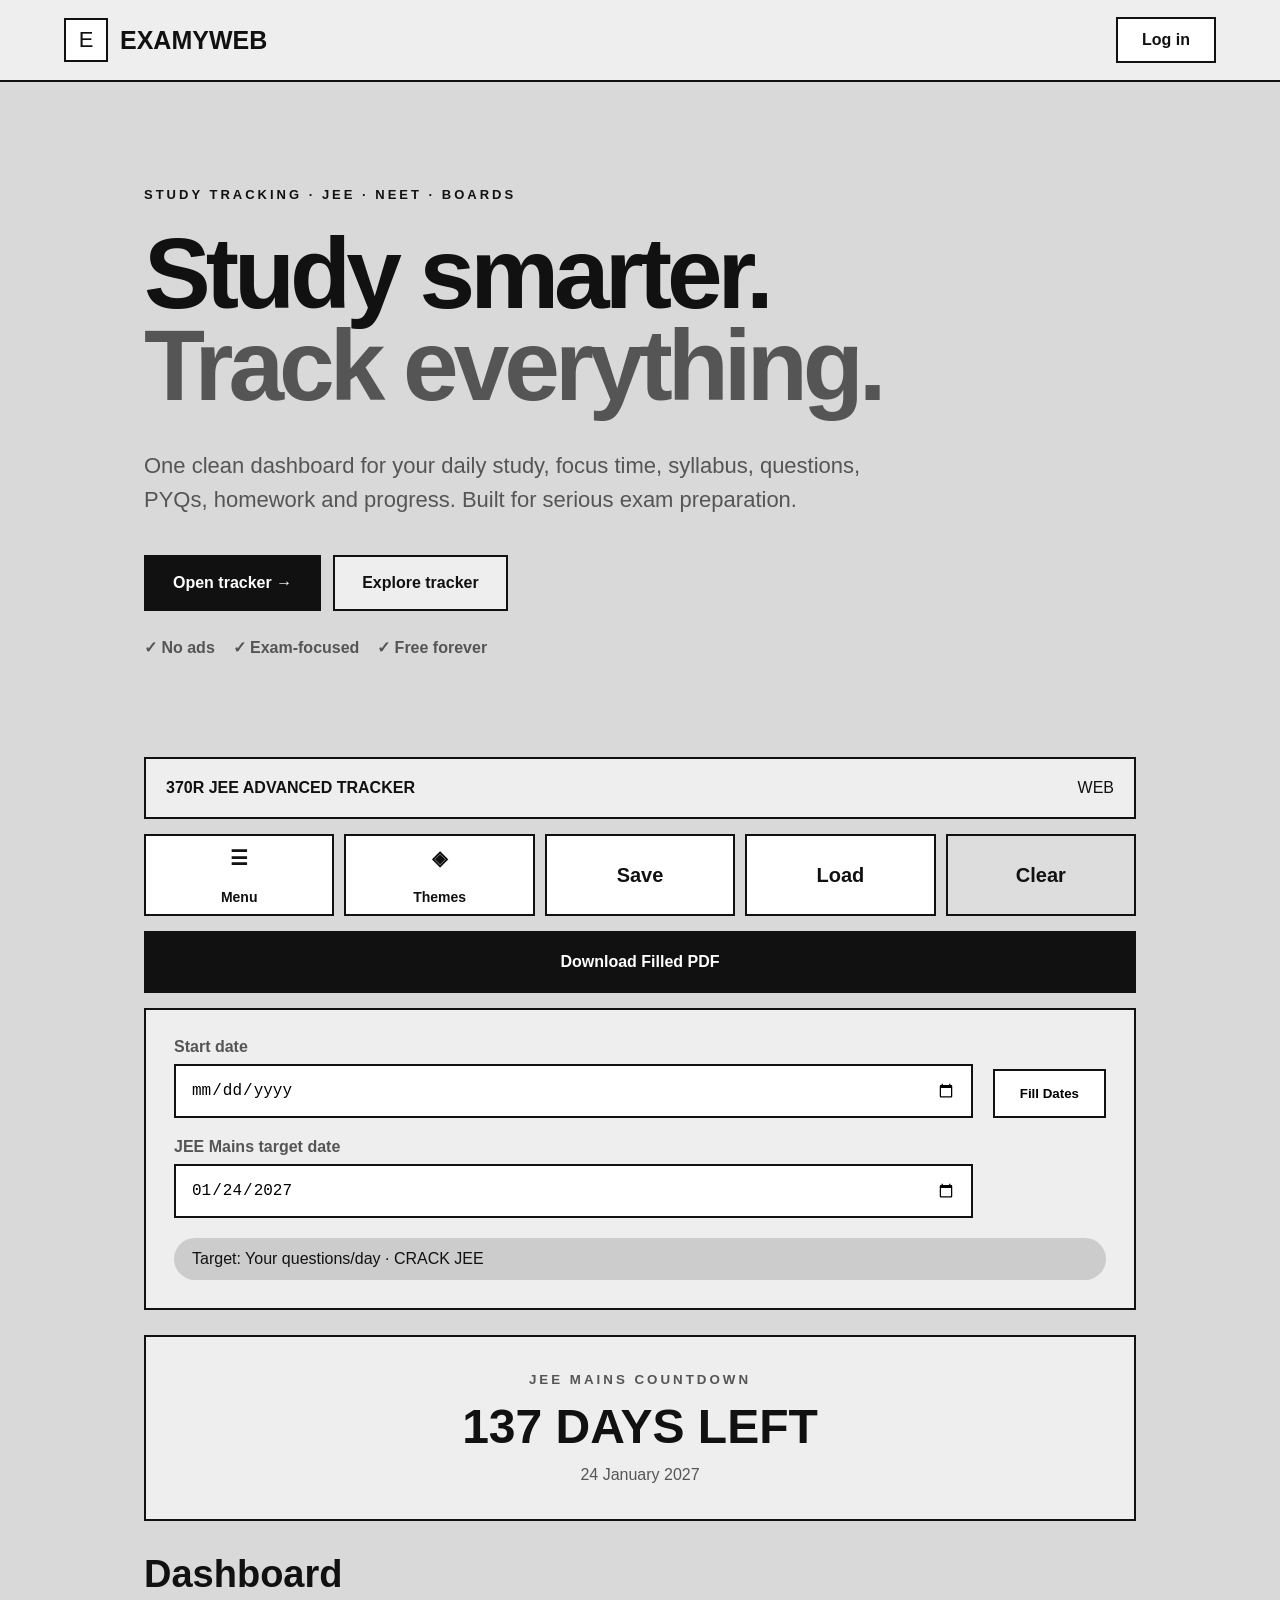
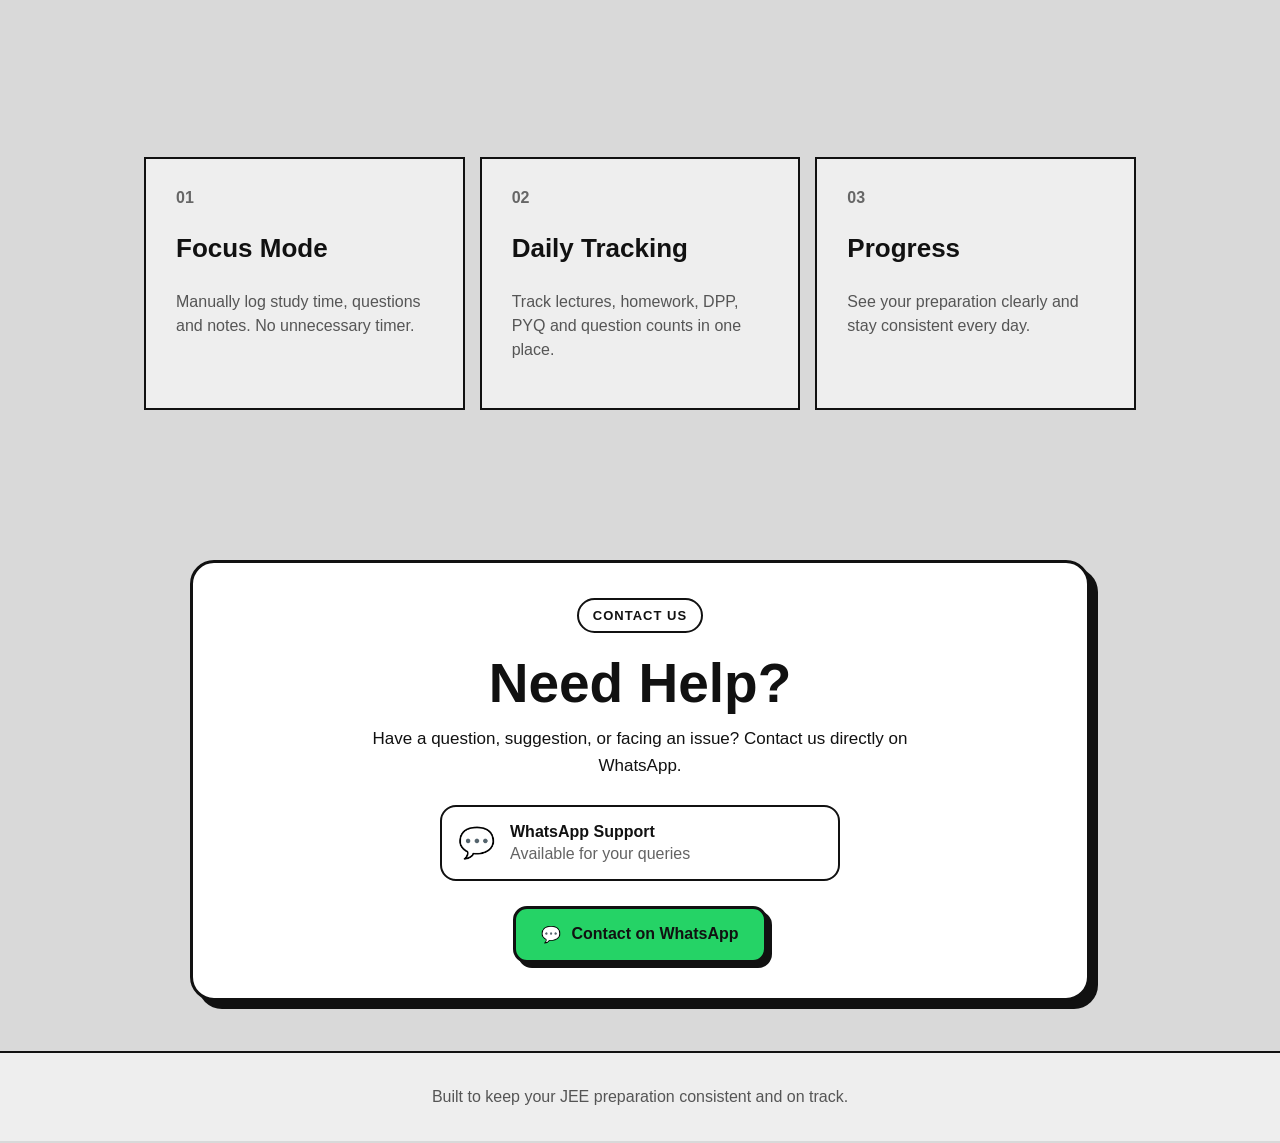
<file: index.html>
<!doctype html>
<html lang="en">
<head>
<meta charset="utf-8"><meta name="viewport" content="width=device-width,initial-scale=1">
<title>EXAMYWEB — Study Tracker</title>
<link rel="stylesheet" href="stylehe.css">
</head>
<body>
<header>
  <div class="brand"><span class="logo">E</span><b>EXAMYWEB</b></div>
  <a class="login-btn" href="login.html">Log in</a>
</header>

<main>
<section class="hero">
  <div class="eyebrow">STUDY TRACKING · JEE · NEET · BOARDS</div>
  <h1>Study smarter.<br><span>Track everything.</span></h1>
  <p>One clean dashboard for your daily study, focus time, syllabus, questions, PYQs, homework and progress. Built for serious exam preparation.</p>
  <div class="buttons">
    <a class="btn black" href="tracker.html">Open tracker →</a>
    <a class="btn white" href="#tracker">Explore tracker</a>
  </div>
  <div class="checks">✓ No ads &nbsp;&nbsp; ✓ Exam-focused &nbsp;&nbsp; ✓ Free forever</div>
</section>

<section id="tracker" class="preview">
  <div class="preview-top"><b>370R JEE ADVANCED TRACKER</b><span>WEB</span></div>
  <div class="tool-row">
    <div>☰<small>Menu</small></div><div>◈<small>Themes</small></div><div>Save</div><div>Load</div><div class="danger">Clear</div>
  </div>
  <div class="download">Download Filled PDF</div>
  <div class="panel">
    <label>Start date<input type="date"></label>
    <button>Fill Dates</button>
    <label>JEE Mains target date<input type="date" value="2027-01-24"></label>
    <div class="pill">Target: Your questions/day · CRACK JEE</div>
  </div>
  <div class="countdown"><small>JEE MAINS COUNTDOWN</small><strong>137 DAYS LEFT</strong><span>24 January 2027</span></div>
  <h2>Dashboard</h2>
</section>

<section class="features">
  <div><b>01</b><h3>Focus Mode</h3><p>Manually log study time, questions and notes. No unnecessary timer.</p></div>
  <div><b>02</b><h3>Daily Tracking</h3><p>Track lectures, homework, DPP, PYQ and question counts in one place.</p></div>
  <div><b>03</b><h3>Progress</h3><p>See your preparation clearly and stay consistent every day.</p></div>
</section>
</main>
  <!-- CONTACT US -->
<section class="contact-section">
  <div class="contact-card">
    <span class="contact-badge">CONTACT US</span>

    <h2>Need Help?</h2>
    <p>
      Have a question, suggestion, or facing an issue?
      Contact us directly on WhatsApp.
    </p>

    <div class="contact-info">
      <div class="contact-icon">💬</div>
      <div>
        <strong>WhatsApp Support</strong>
        <span>Available for your queries</span>
      </div>
    </div>

    <a
      class="whatsapp-btn"
      href="https://wa.me/916900365026?text=Hi%2C%20I%20need%20help%20with%20the%20website."
      target="_blank"
      rel="noopener noreferrer"
    >
      <span>💬</span>
      Contact on WhatsApp
    </a>
  </div>
</section>

<style>
.contact-section {
  width: 100%;
  padding: 50px 20px;
  box-sizing: border-box;
}

.contact-card {
  max-width: 900px;
  margin: auto;
  padding: 35px;
  border: 3px solid #111;
  border-radius: 24px;
  background: #fff;
  box-shadow: 8px 8px 0 #111;
  text-align: center;
}

.contact-badge {
  display: inline-block;
  padding: 8px 14px;
  border: 2px solid #111;
  border-radius: 999px;
  font-size: 13px;
  font-weight: 800;
  letter-spacing: 1px;
}

.contact-card h2 {
  margin: 18px 0 10px;
  font-size: clamp(32px, 6vw, 55px);
}

.contact-card p {
  max-width: 600px;
  margin: 0 auto 25px;
  font-size: 17px;
  line-height: 1.6;
}

.contact-info {
  display: flex;
  align-items: center;
  gap: 15px;
  max-width: 400px;
  margin: 25px auto;
  padding: 16px;
  border: 2px solid #111;
  border-radius: 16px;
  text-align: left;
}

.contact-icon {
  font-size: 30px;
}

.contact-info strong,
.contact-info span {
  display: block;
}

.contact-info span {
  margin-top: 4px;
  opacity: .65;
}

.whatsapp-btn {
  display: inline-flex;
  align-items: center;
  justify-content: center;
  gap: 10px;
  padding: 16px 25px;
  border: 3px solid #111;
  border-radius: 14px;
  background: #25D366;
  color: #111;
  text-decoration: none;
  font-weight: 800;
  box-shadow: 5px 5px 0 #111;
  transition: .15s ease;
}

.whatsapp-btn:hover {
  transform: translate(3px, 3px);
  box-shadow: 2px 2px 0 #111;
}

@media (max-width: 600px) {
  .contact-card {
    padding: 25px 18px;
  }

  .contact-section {
    padding: 35px 15px;
  }

  .contact-card p {
    font-size: 15px;
  }
}
  </style>

<footer>Built to keep your JEE preparation consistent and on track.</footer>
</body>
</html>
</file>
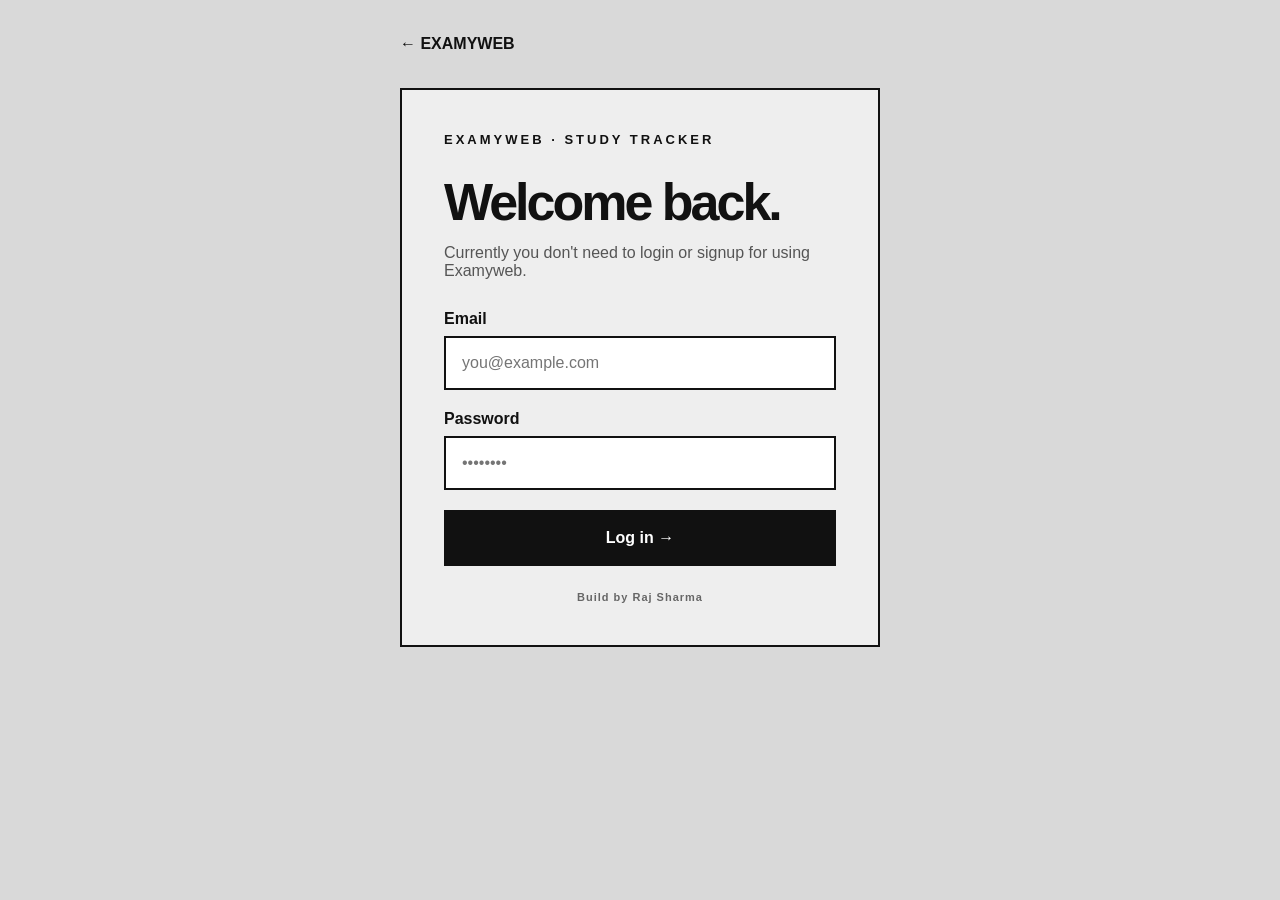
<file: checkout.html>
<!doctype html><html lang="en"><head><meta charset="utf-8"><meta name="viewport" content="width=device-width,initial-scale=1"><title>Checkout — EXAMYWEB</title><link rel="stylesheet" href="portal.css"></head><body class="auth-body"><div class="auth-wrap checkout-wrap"><a class="brand" href="index.html"><span class="brand-mark">E</span><span>EXAMY<span>WEB</span></span></a><div class="auth-card"><div class="eyebrow">SECURE CHECKOUT</div><h1 id="title">Starter plan.</h1><div class="checkout-price" id="price">₹99 <span>/ month</span></div><p>Choose your payment method. Pay with Paytm or directly through UPI.</p><div class="summary"><div><span>Account</span><b id="account">—</b></div><div><span>Exam</span><b id="examOut">—</b></div><div><span>Plan</span><b id="planOut">Starter</b></div></div><div class="pay-tabs"><button class="pay-tab active" id="upiTab">UPI</button><button class="pay-tab" id="paytmTab">Paytm</button></div><section id="upiBox" class="payment-box"><div class="upi-badge">UPI PAYMENT</div><h2>Pay ₹<span id="upiAmount">99</span>/month</h2><p>Send the exact amount to the EXAMYWEB UPI ID below.</p><div class="upi-id-row"><code id="upiId">6900365026@superyes</code><button class="copy-btn" id="copyUpi">Copy</button></div><div class="upi-actions"><a class="btn primary" id="upiPay" href="#">Pay via UPI app ↗</a></div><div class="upi-note">On Android, the button opens an installed UPI app. If it doesn't, copy the UPI ID and pay manually.</div><label>UPI Transaction ID / UTR<input id="utr" placeholder="Enter the 12-digit UTR after payment" inputmode="numeric" maxlength="20"></label><button class="btn primary full" id="upiSubmit">I have paid — Submit UTR</button><div id="upiMsg" class="pay-msg"></div></section><section id="paytmBox" class="payment-box" hidden><div class="upi-badge">PAYTM</div><p>Pay securely with Paytm. Your Paytm merchant credentials stay on the server.</p><button class="btn primary full" id="payBtn">Pay with Paytm →</button><div id="msg" class="pay-msg"></div></section><small class="auth-note">UPI payments are verified using the submitted UTR before paid access is granted. UPI itself does not automatically create a recurring monthly subscription.</small></div><a class="back" href="login.html">← Change account</a></div><script>
const plans={starter:{name:'Starter',amount:99,usd:'$1'},pro:{name:'Pro',amount:199,usd:'$2'},elite:{name:'Elite',amount:299,usd:'$3'}};const UPI_ID='6900365026@superyes';const p=new URLSearchParams(location.search).get('plan')||'starter';const plan=plans[p]||plans.starter;const u=JSON.parse(localStorage.getItem('examyUser')||'null');if(!u){location.href='login.html?plan='+p}document.getElementById('title').textContent=plan.name+' plan.';document.getElementById('price').innerHTML='₹'+plan.amount+' <span>/ month · '+plan.usd+'</span>';document.getElementById('account').textContent=u?.email||'—';document.getElementById('examOut').textContent=u?.exam||'—';document.getElementById('planOut').textContent=plan.name;document.getElementById('upiAmount').textContent=plan.amount;document.getElementById('upiId').textContent=UPI_ID;
const intent='upi://pay?pa='+encodeURIComponent(UPI_ID)+'&pn='+encodeURIComponent('EXAMYWEB')+'&am='+plan.amount.toFixed(2)+'&cu=INR&tn='+encodeURIComponent('EXAMYWEB '+plan.name+' Monthly');document.getElementById('upiPay').href=intent;document.getElementById('copyUpi').onclick=async()=>{try{await navigator.clipboard.writeText(UPI_ID);document.getElementById('copyUpi').textContent='Copied ✓';setTimeout(()=>document.getElementById('copyUpi').textContent='Copy',1400)}catch(e){}};
upiTab.onclick=()=>{upiBox.hidden=false;paytmBox.hidden=true;upiTab.classList.add('active');paytmTab.classList.remove('active')};paytmTab.onclick=()=>{upiBox.hidden=true;paytmBox.hidden=false;paytmTab.classList.add('active');upiTab.classList.remove('active')};
document.getElementById('upiSubmit').onclick=async()=>{const utr=document.getElementById('utr').value.trim();const m=document.getElementById('upiMsg');if(!utr){m.textContent='Please enter your UTR / transaction ID.';return}m.textContent='Submitting payment for verification…';try{const r=await fetch('/api/upi/submit',{method:'POST',headers:{'Content-Type':'application/json'},body:JSON.stringify({plan:p,amount:plan.amount,utr,email:u.email,name:u.name,exam:u.exam})});const d=await r.json();if(!r.ok)throw new Error(d.error||'Could not submit');m.textContent='UTR submitted. Access will open after payment verification.';localStorage.setItem('examyPaymentPending',JSON.stringify(d));}catch(e){m.textContent=e.message+' (Run the EXAMYWEB server for UPI submission.)'}};
document.getElementById('payBtn').onclick=async()=>{const msg=document.getElementById('msg');msg.textContent='Connecting to Paytm…';try{const r=await fetch('/api/paytm/initiate',{method:'POST',headers:{'Content-Type':'application/json'},body:JSON.stringify({plan:p,amount:plan.amount,email:u.email,name:u.name})});const d=await r.json();if(!r.ok)throw new Error(d.error||'Payment setup failed');const s=document.createElement('script');s.src=d.checkoutJsUrl;s.onload=()=>{const config={root:'',flow:'DEFAULT',data:{orderId:d.orderId,token:d.txnToken,tokenType:'TXN_TOKEN',amount:d.amount},handler:{notifyMerchant:(eventName,data)=>{if(data?.STATUS==='TXN_SUCCESS'||data?.resultInfo?.resultStatus==='TXN_SUCCESS')location.href='success.html?orderId='+encodeURIComponent(d.orderId)}}};window.Paytm.CheckoutJS.onLoad(()=>window.Paytm.CheckoutJS.init(config).then(()=>window.Paytm.CheckoutJS.invoke()).catch(()=>msg.textContent='Paytm checkout error.'))};document.head.appendChild(s)}catch(e){msg.textContent=e.message+' — add Paytm credentials in .env and run the server.'}};
</script></body></html>
</file>
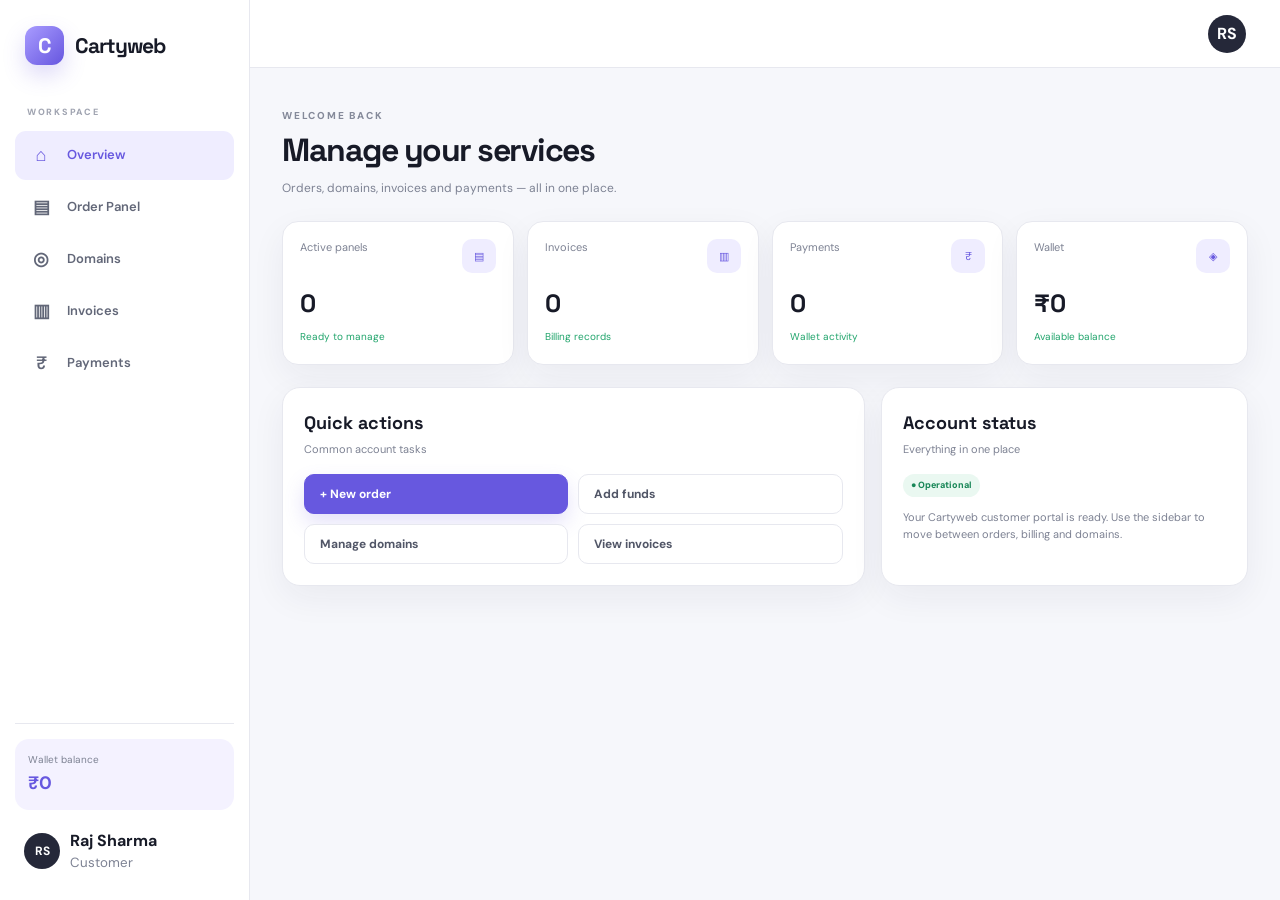
<file: dashboard.html>
<!doctype html><html lang="en"><head><meta charset="utf-8"><meta name="viewport" content="width=device-width,initial-scale=1"><title>Cartyweb — Overview</title><link rel="stylesheet" href="order-portal.css"></head><body>
<div class="app"><aside class="sidebar"><div class="brand"><span class="brand-icon">C</span><span class="carty-logo-text">Cartyweb</span></div><div class="nav-title">WORKSPACE</div><nav class="nav"><a class="active" href="dashboard.html"><span class="nav-icon">⌂</span>Overview</a><a class="" href="order.html"><span class="nav-icon">▤</span>Order Panel</a><a class="" href="domains.html"><span class="nav-icon">◎</span>Domains</a><a class="" href="invoices.html"><span class="nav-icon">▥</span>Invoices</a><a class="" href="payments.html"><span class="nav-icon">₹</span>Payments</a></nav><div class="sidebar-bottom"><div class="wallet">Wallet balance<strong data-balance>₹0</strong></div><div class="profile"><span class="avatar">RS</span><div><b>Raj Sharma</b><small>Customer</small></div></div></div></aside>
<main class="main"><header class="topbar"><div class="mobile-brand"><span class="brand-icon" style="width:32px;height:32px">C</span><span class="carty-logo-text">Cartyweb</span></div><div></div><div class="top-actions"><button class="top-avatar" onclick="location.href='account.html'">RS</button></div></header>
<section class="content">
<section class="clean-head">
  <span class="eyebrow">WELCOME BACK</span>
  <h1>Manage your services</h1>
  <p>Orders, domains, invoices and payments — all in one place.</p>
</section>
<div class="stats"><div class="stat"><div class="stat-top">Active panels <span class="stat-icon">▤</span></div><strong data-count="orders">0</strong><small>Ready to manage</small></div><div class="stat"><div class="stat-top">Invoices <span class="stat-icon">▥</span></div><strong data-count="invoices">0</strong><small>Billing records</small></div><div class="stat"><div class="stat-top">Payments <span class="stat-icon">₹</span></div><strong data-count="payments">0</strong><small>Wallet activity</small></div><div class="stat"><div class="stat-top">Wallet <span class="stat-icon">◈</span></div><strong data-balance>₹0</strong><small>Available balance</small></div></div>
<div class="grid-2"><div class="card"><div class="card-head"><div><h2>Quick actions</h2><span class="muted">Common account tasks</span></div></div><div style="display:grid;grid-template-columns:1fr 1fr;gap:10px"><a class="btn primary" href="order.html">+ New order</a><a class="btn" href="payments.html">Add funds</a><a class="btn" href="domains.html">Manage domains</a><a class="btn" href="invoices.html">View invoices</a></div></div><div class="card"><div class="card-head"><div><h2>Account status</h2><span class="muted">Everything in one place</span></div></div><p style="font-size:12px;margin:12px 0"><span class="status">● Operational</span></p><p class="muted">Your Cartyweb customer portal is ready. Use the sidebar to move between orders, billing and domains.</p></div></div>
</section></main></div>
<nav class="mobile-nav"><a class="active" href="dashboard.html"><span>⌂</span>Overview</a><a class="" href="order.html"><span>▤</span>Order</a><a class="" href="domains.html"><span>◎</span>Domains</a><a class="" href="invoices.html"><span>▥</span>Invoices</a><a class="" href="payments.html"><span>₹</span>Payments</a></nav><div id="toast" class="toast"></div><script src="order-portal.js"></script></body></html>
</file>
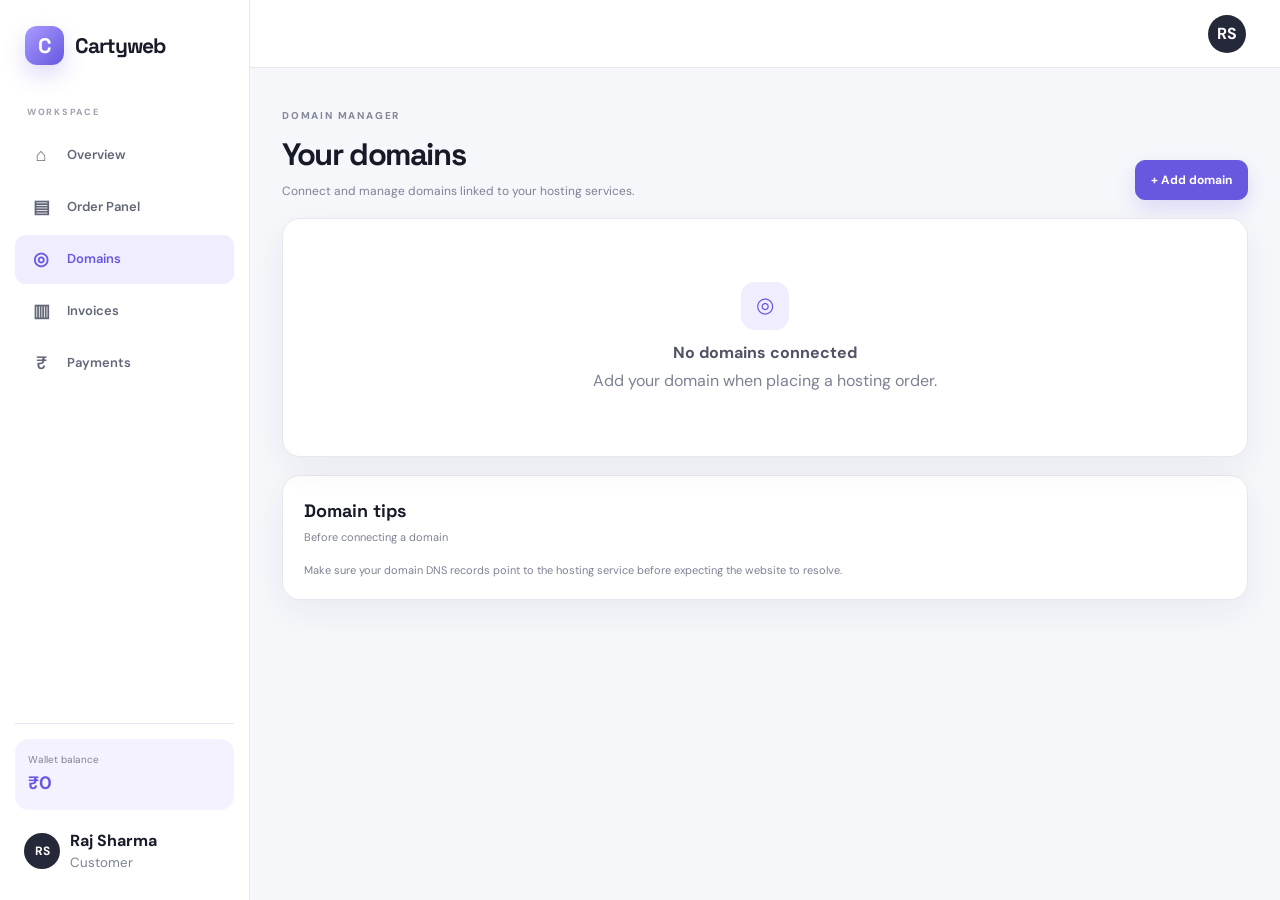
<file: domains.html>
<!doctype html><html lang="en"><head><meta charset="utf-8"><meta name="viewport" content="width=device-width,initial-scale=1"><title>Cartyweb — Domains</title><link rel="stylesheet" href="order-portal.css"></head><body>
<div class="app"><aside class="sidebar"><div class="brand"><span class="brand-icon">C</span><span class="carty-logo-text">Cartyweb</span></div><div class="nav-title">WORKSPACE</div><nav class="nav"><a class="" href="dashboard.html"><span class="nav-icon">⌂</span>Overview</a><a class="" href="order.html"><span class="nav-icon">▤</span>Order Panel</a><a class="active" href="domains.html"><span class="nav-icon">◎</span>Domains</a><a class="" href="invoices.html"><span class="nav-icon">▥</span>Invoices</a><a class="" href="payments.html"><span class="nav-icon">₹</span>Payments</a></nav><div class="sidebar-bottom"><div class="wallet">Wallet balance<strong data-balance>₹0</strong></div><div class="profile"><span class="avatar">RS</span><div><b>Raj Sharma</b><small>Customer</small></div></div></div></aside>
<main class="main"><header class="topbar"><div class="mobile-brand"><span class="brand-icon" style="width:32px;height:32px">C</span><span class="carty-logo-text">Cartyweb</span></div><div></div><div class="top-actions"><button class="top-avatar" onclick="location.href='account.html'">RS</button></div></header>
<section class="content">
<div class="page-head"><div><span class="eyebrow">DOMAIN MANAGER</span><h1>Your domains</h1><p>Connect and manage domains linked to your hosting services.</p></div><button class="btn primary" data-action="Domain connection form opened">+ Add domain</button></div>
<div id="domainList" class="domain-grid"></div>
<div style="height:18px"></div><div class="card"><div class="card-head"><div><h2>Domain tips</h2><span class="muted">Before connecting a domain</span></div></div><p class="muted">Make sure your domain DNS records point to the hosting service before expecting the website to resolve.</p></div>
</section></main></div>
<nav class="mobile-nav"><a class="" href="dashboard.html"><span>⌂</span>Overview</a><a class="" href="order.html"><span>▤</span>Order</a><a class="active" href="domains.html"><span>◎</span>Domains</a><a class="" href="invoices.html"><span>▥</span>Invoices</a><a class="" href="payments.html"><span>₹</span>Payments</a></nav><div id="toast" class="toast"></div><script src="order-portal.js"></script></body></html>
</file>
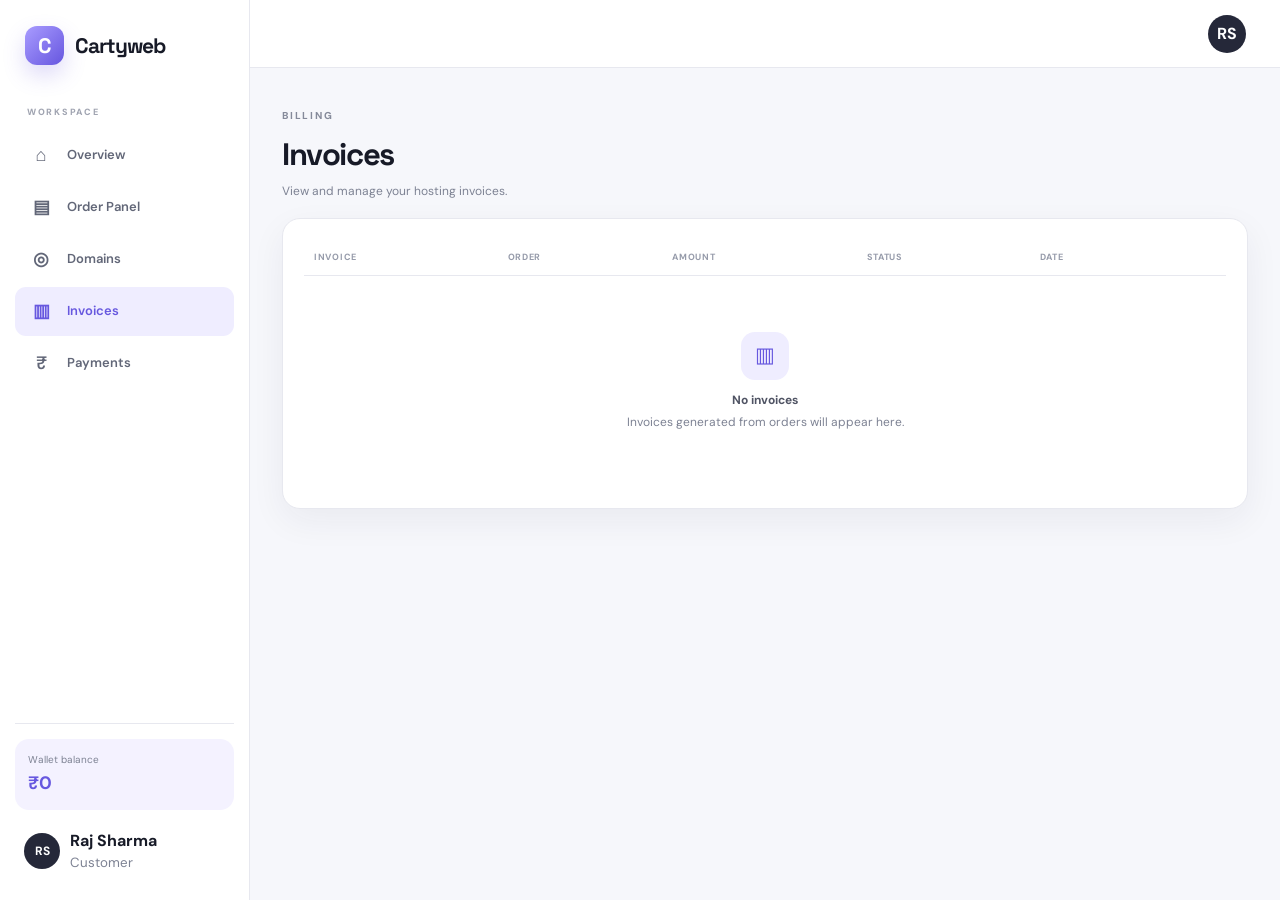
<file: invoices.html>
<!doctype html><html lang="en"><head><meta charset="utf-8"><meta name="viewport" content="width=device-width,initial-scale=1"><title>Cartyweb — Invoices</title><link rel="stylesheet" href="order-portal.css"></head><body>
<div class="app"><aside class="sidebar"><div class="brand"><span class="brand-icon">C</span><span class="carty-logo-text">Cartyweb</span></div><div class="nav-title">WORKSPACE</div><nav class="nav"><a class="" href="dashboard.html"><span class="nav-icon">⌂</span>Overview</a><a class="" href="order.html"><span class="nav-icon">▤</span>Order Panel</a><a class="" href="domains.html"><span class="nav-icon">◎</span>Domains</a><a class="active" href="invoices.html"><span class="nav-icon">▥</span>Invoices</a><a class="" href="payments.html"><span class="nav-icon">₹</span>Payments</a></nav><div class="sidebar-bottom"><div class="wallet">Wallet balance<strong data-balance>₹0</strong></div><div class="profile"><span class="avatar">RS</span><div><b>Raj Sharma</b><small>Customer</small></div></div></div></aside>
<main class="main"><header class="topbar"><div class="mobile-brand"><span class="brand-icon" style="width:32px;height:32px">C</span><span class="carty-logo-text">Cartyweb</span></div><div></div><div class="top-actions"><button class="top-avatar" onclick="location.href='account.html'">RS</button></div></header>
<section class="content">
<div class="page-head"><div><span class="eyebrow">BILLING</span><h1>Invoices</h1><p>View and manage your hosting invoices.</p></div></div>
<div class="card"><div class="table-wrap"><table class="table"><thead><tr><th>Invoice</th><th>Order</th><th>Amount</th><th>Status</th><th>Date</th><th></th></tr></thead><tbody id="invoiceList"></tbody></table></div></div>
</section></main></div>
<nav class="mobile-nav"><a class="" href="dashboard.html"><span>⌂</span>Overview</a><a class="" href="order.html"><span>▤</span>Order</a><a class="" href="domains.html"><span>◎</span>Domains</a><a class="active" href="invoices.html"><span>▥</span>Invoices</a><a class="" href="payments.html"><span>₹</span>Payments</a></nav><div id="toast" class="toast"></div><script src="order-portal.js"></script></body></html>
</file>
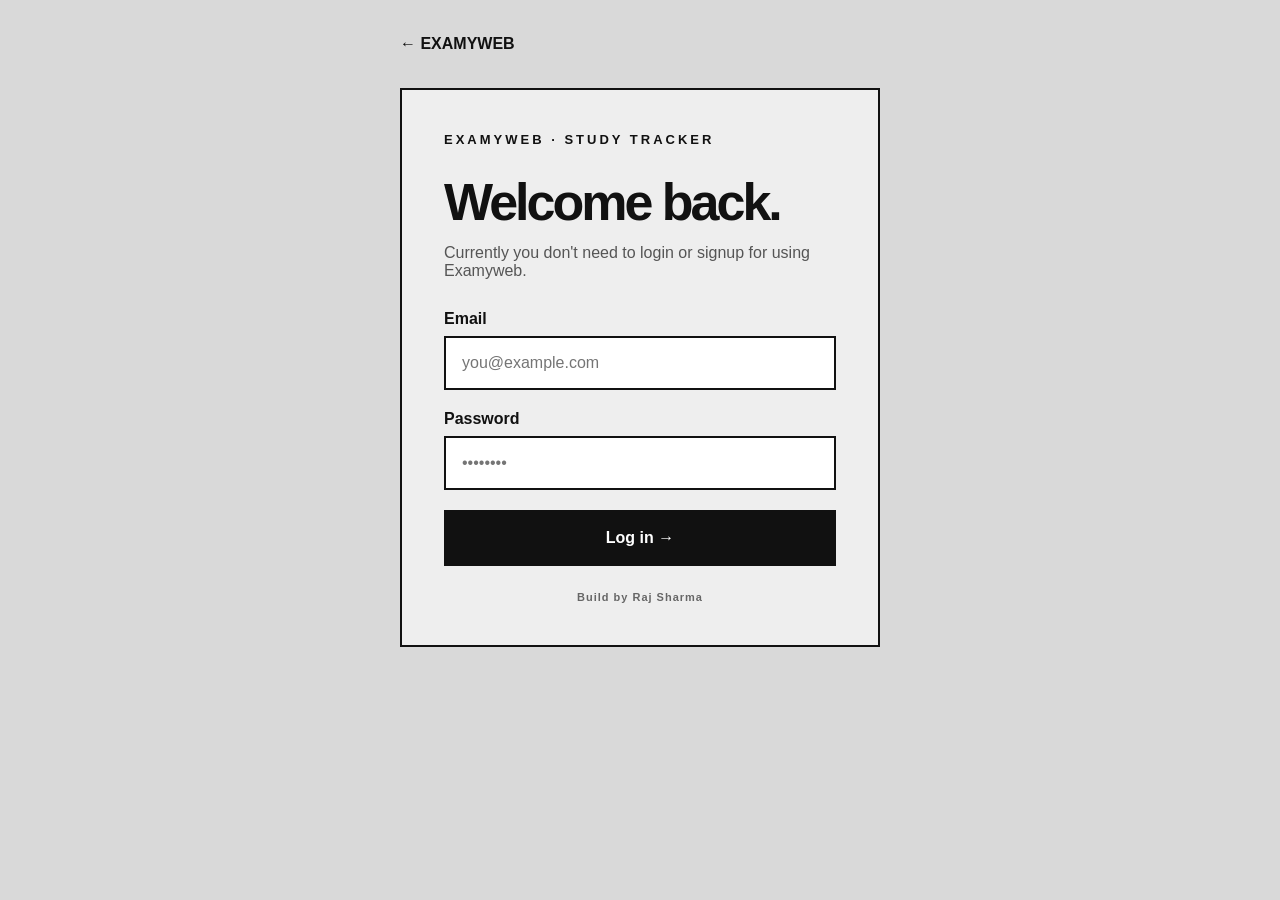
<file: login.html>
<!doctype html>
<html lang="en">
<head><meta charset="utf-8"><meta name="viewport" content="width=device-width,initial-scale=1">
<title> Currently you don't need to login or signup for using Examyweb.</title><link rel="stylesheet" href="stylehe.css"></head>
<body class="login-page">
<div class="login-wrap">
  <a class="back" href="index.html">← EXAMYWEB</a>
  <div class="login-card">
    <div class="eyebrow">EXAMYWEB · STUDY TRACKER</div>
    <h1>Welcome back.</h1>
    <p>Currently you don't need to login or signup for using Examyweb.</p>
    <form onsubmit="event.preventDefault(); location.href='index.html';">
      <label>Email<input type="email" placeholder="you@example.com" required></label>
      <label>Password<input type="password" placeholder="••••••••" required></label>
      <button class="submit" type="submit">Log in →</button>
    </form>
    <div class="free"> Build by Raj Sharma</div>
  </div>
</div>
</body>
</html>
</file>
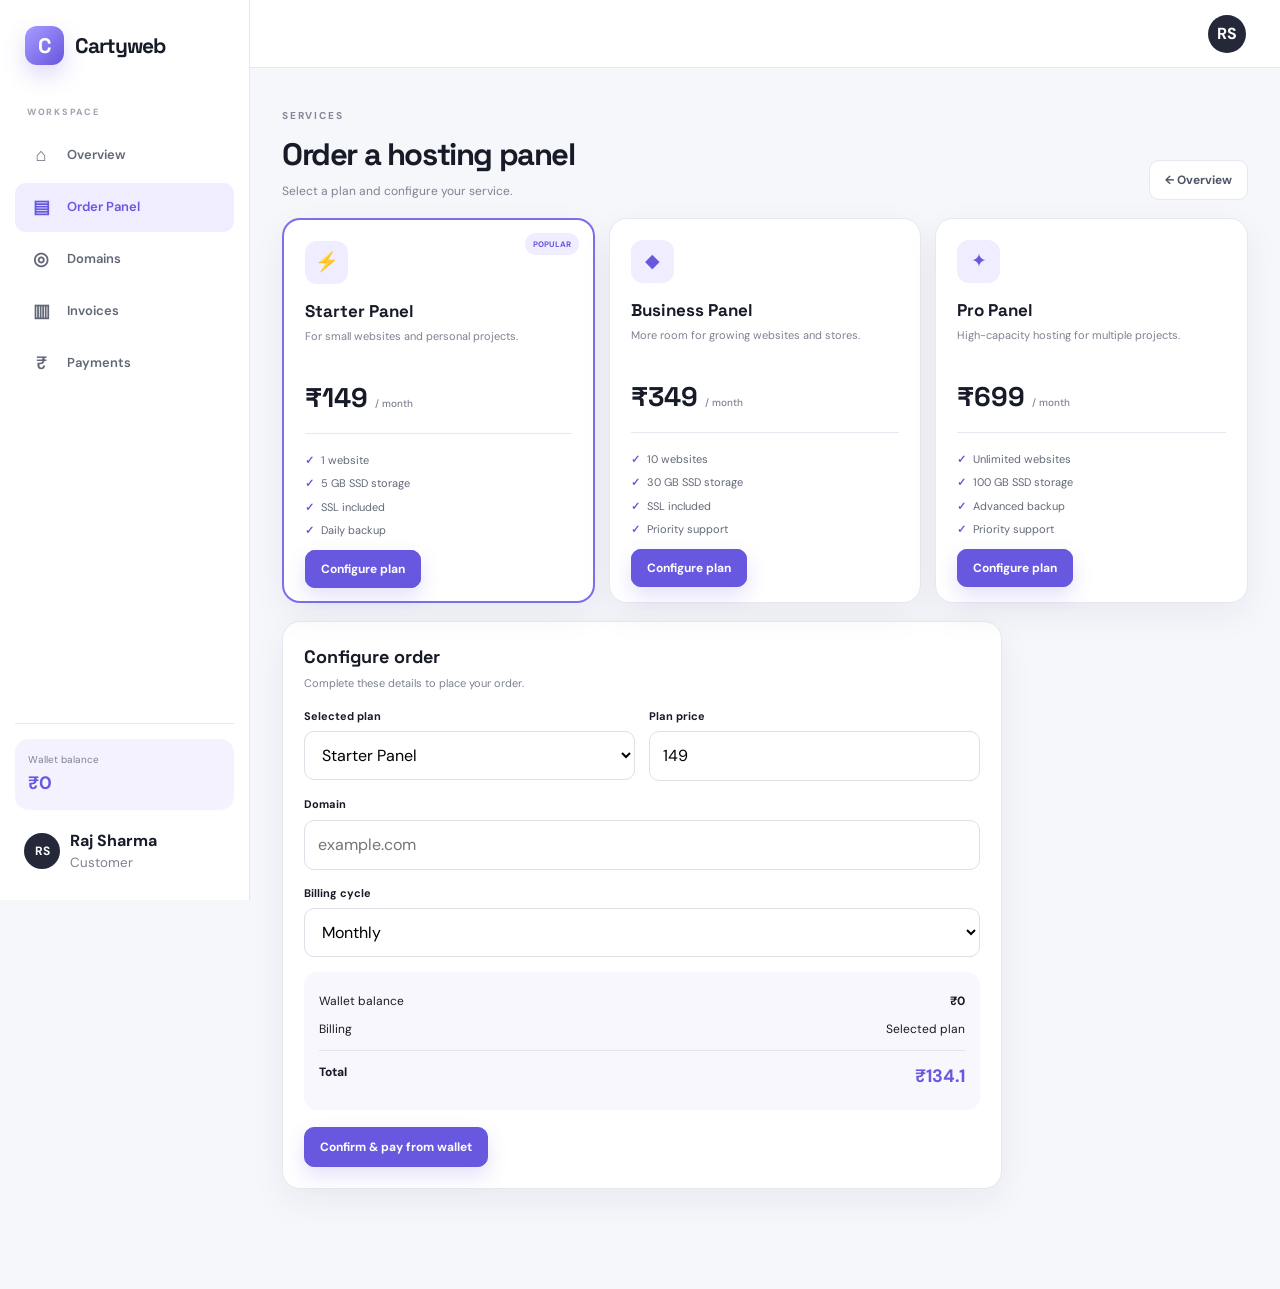
<file: order.html>
<!doctype html><html lang="en"><head><meta charset="utf-8"><meta name="viewport" content="width=device-width,initial-scale=1"><title>Cartyweb — Order Panel</title><link rel="stylesheet" href="order-portal.css"></head><body>
<div class="app"><aside class="sidebar"><div class="brand"><span class="brand-icon">C</span><span class="carty-logo-text">Cartyweb</span></div><div class="nav-title">WORKSPACE</div><nav class="nav"><a class="" href="dashboard.html"><span class="nav-icon">⌂</span>Overview</a><a class="active" href="order.html"><span class="nav-icon">▤</span>Order Panel</a><a class="" href="domains.html"><span class="nav-icon">◎</span>Domains</a><a class="" href="invoices.html"><span class="nav-icon">▥</span>Invoices</a><a class="" href="payments.html"><span class="nav-icon">₹</span>Payments</a></nav><div class="sidebar-bottom"><div class="wallet">Wallet balance<strong data-balance>₹0</strong></div><div class="profile"><span class="avatar">RS</span><div><b>Raj Sharma</b><small>Customer</small></div></div></div></aside>
<main class="main"><header class="topbar"><div class="mobile-brand"><span class="brand-icon" style="width:32px;height:32px">C</span><span class="carty-logo-text">Cartyweb</span></div><div></div><div class="top-actions"><button class="top-avatar" onclick="location.href='account.html'">RS</button></div></header>
<section class="content">
<div class="page-head"><div><span class="eyebrow">SERVICES</span><h1>Order a hosting panel</h1><p>Select a plan and configure your service.</p></div><a class="btn" href="dashboard.html">← Overview</a></div>
<div class="plans">
<article class="plan featured"><span class="tag">POPULAR</span><div class="plan-icon">⚡</div><h3>Starter Panel</h3><p>For small websites and personal projects.</p><div class="price">₹149 <small>/ month</small></div><ul class="features"><li>1 website</li><li>5 GB SSD storage</li><li>SSL included</li><li>Daily backup</li></ul><a class="btn primary" href="order.html?plan=Starter%20Panel&price=149">Configure plan</a></article>
<article class="plan"><div class="plan-icon">◆</div><h3>Business Panel</h3><p>More room for growing websites and stores.</p><div class="price">₹349 <small>/ month</small></div><ul class="features"><li>10 websites</li><li>30 GB SSD storage</li><li>SSL included</li><li>Priority support</li></ul><a class="btn primary" href="order.html?plan=Business%20Panel&price=349">Configure plan</a></article>
<article class="plan"><div class="plan-icon">✦</div><h3>Pro Panel</h3><p>High-capacity hosting for multiple projects.</p><div class="price">₹699 <small>/ month</small></div><ul class="features"><li>Unlimited websites</li><li>100 GB SSD storage</li><li>Advanced backup</li><li>Priority support</li></ul><a class="btn primary" href="order.html?plan=Pro%20Panel&price=699">Configure plan</a></article>
</div>
<div style="height:18px"></div>
<div class="card form-card"><div class="card-head"><div><h2>Configure order</h2><span class="muted">Complete these details to place your order.</span></div></div><form id="orderForm"><div class="form-grid"><div class="field"><label>Selected plan</label><select id="plan"><option>Starter Panel</option><option>Business Panel</option><option>Pro Panel</option></select></div><div class="field"><label>Plan price</label><input id="price" type="number" readonly></div></div><div class="field"><label>Domain</label><input id="domain" placeholder="example.com" required></div><div class="field"><label>Billing cycle</label><select id="billing"><option value="1">Monthly</option><option value="12">Yearly — 10% saving</option></select></div><div class="summary"><div class="summary-row"><span>Wallet balance</span><b data-balance>₹0</b></div><div class="summary-row"><span>Billing</span><span>Selected plan</span></div><div class="summary-row total"><span>Total</span><b id="total">₹149</b></div></div><button class="btn primary" type="submit">Confirm & pay from wallet</button></form></div>
</section></main></div>
<nav class="mobile-nav"><a class="" href="dashboard.html"><span>⌂</span>Overview</a><a class="active" href="order.html"><span>▤</span>Order</a><a class="" href="domains.html"><span>◎</span>Domains</a><a class="" href="invoices.html"><span>▥</span>Invoices</a><a class="" href="payments.html"><span>₹</span>Payments</a></nav><div id="toast" class="toast"></div><script src="order-portal.js"></script></body></html>
</file>
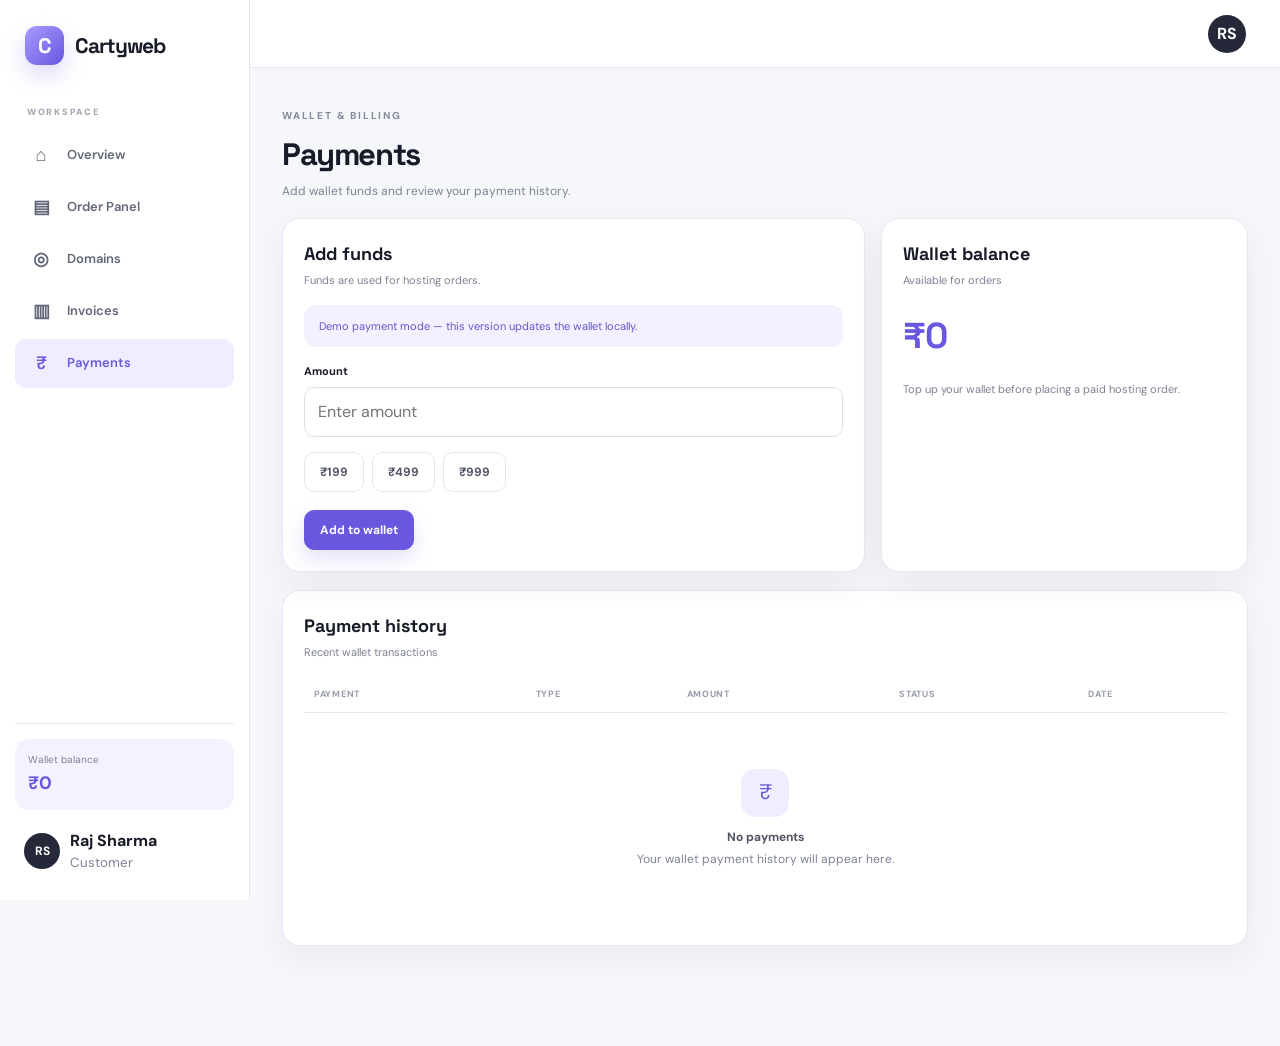
<file: payments.html>
<!doctype html><html lang="en"><head><meta charset="utf-8"><meta name="viewport" content="width=device-width,initial-scale=1"><title>Cartyweb — Payments</title><link rel="stylesheet" href="order-portal.css"></head><body>
<div class="app"><aside class="sidebar"><div class="brand"><span class="brand-icon">C</span><span class="carty-logo-text">Cartyweb</span></div><div class="nav-title">WORKSPACE</div><nav class="nav"><a class="" href="dashboard.html"><span class="nav-icon">⌂</span>Overview</a><a class="" href="order.html"><span class="nav-icon">▤</span>Order Panel</a><a class="" href="domains.html"><span class="nav-icon">◎</span>Domains</a><a class="" href="invoices.html"><span class="nav-icon">▥</span>Invoices</a><a class="active" href="payments.html"><span class="nav-icon">₹</span>Payments</a></nav><div class="sidebar-bottom"><div class="wallet">Wallet balance<strong data-balance>₹0</strong></div><div class="profile"><span class="avatar">RS</span><div><b>Raj Sharma</b><small>Customer</small></div></div></div></aside>
<main class="main"><header class="topbar"><div class="mobile-brand"><span class="brand-icon" style="width:32px;height:32px">C</span><span class="carty-logo-text">Cartyweb</span></div><div></div><div class="top-actions"><button class="top-avatar" onclick="location.href='account.html'">RS</button></div></header>
<section class="content">
<div class="page-head"><div><span class="eyebrow">WALLET & BILLING</span><h1>Payments</h1><p>Add wallet funds and review your payment history.</p></div></div>
<div class="grid-2"><div class="card form-card"><div class="card-head"><div><h2>Add funds</h2><span class="muted">Funds are used for hosting orders.</span></div></div><div class="notice">Demo payment mode — this version updates the wallet locally.</div><form id="fundForm"><div class="field"><label>Amount</label><input id="fundAmount" type="number" min="1" placeholder="Enter amount" required></div><div style="display:flex;gap:8px;margin-bottom:18px"><button type="button" class="btn" data-amount="199">₹199</button><button type="button" class="btn" data-amount="499">₹499</button><button type="button" class="btn" data-amount="999">₹999</button></div><button class="btn primary" type="submit">Add to wallet</button></form></div><div class="card"><div class="card-head"><div><h2>Wallet balance</h2><span class="muted">Available for orders</span></div></div><div style="font-family:'Space Grotesk';font-size:36px;font-weight:800;color:var(--primary);margin:18px 0" data-balance>₹0</div><p class="muted">Top up your wallet before placing a paid hosting order.</p></div></div>
<div style="height:18px"></div><div class="card"><div class="card-head"><div><h2>Payment history</h2><span class="muted">Recent wallet transactions</span></div></div><div class="table-wrap"><table class="table"><thead><tr><th>Payment</th><th>Type</th><th>Amount</th><th>Status</th><th>Date</th></tr></thead><tbody id="paymentList"></tbody></table></div></div>
</section></main></div>
<nav class="mobile-nav"><a class="" href="dashboard.html"><span>⌂</span>Overview</a><a class="" href="order.html"><span>▤</span>Order</a><a class="" href="domains.html"><span>◎</span>Domains</a><a class="" href="invoices.html"><span>▥</span>Invoices</a><a class="active" href="payments.html"><span>₹</span>Payments</a></nav><div id="toast" class="toast"></div><script src="order-portal.js"></script></body></html>
</file>
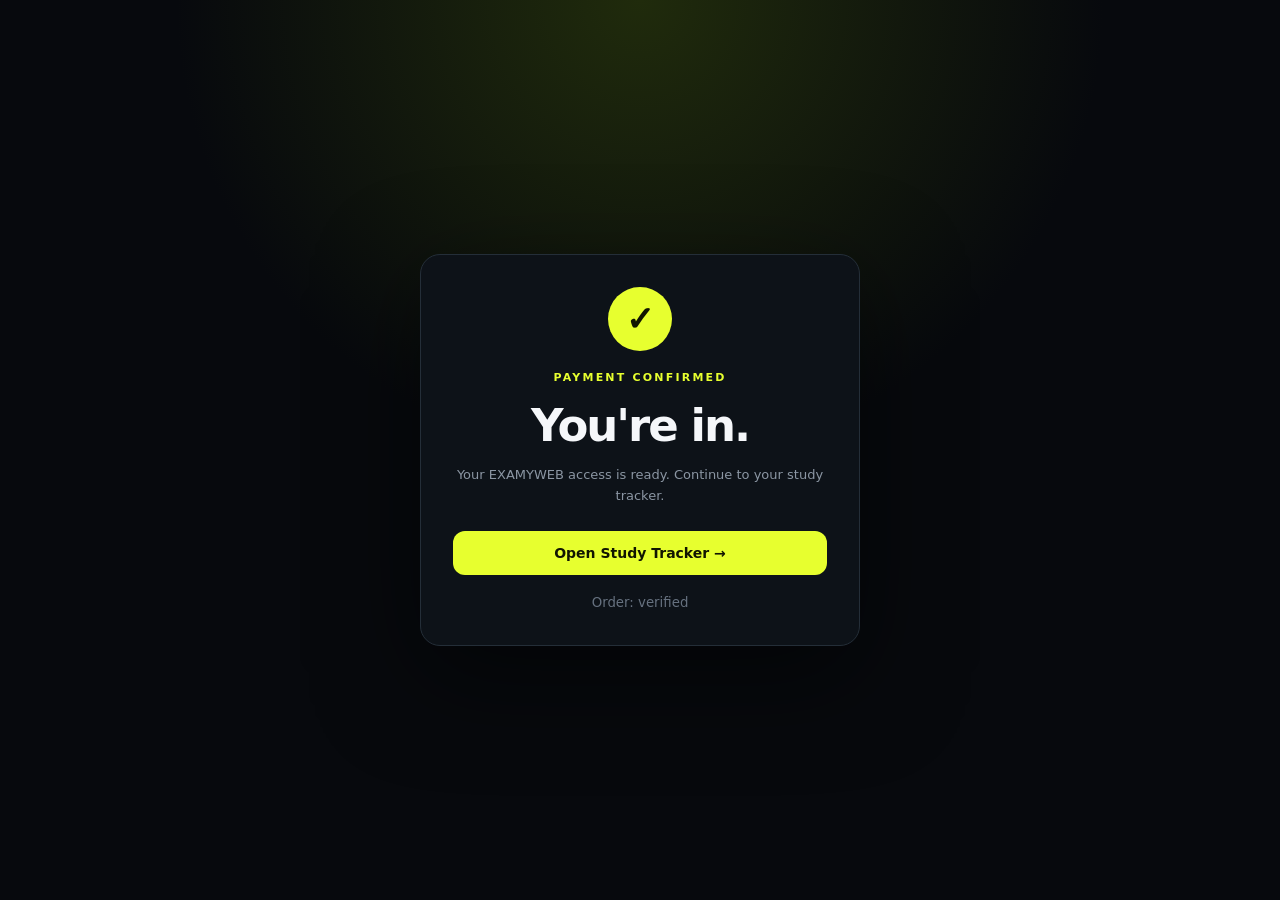
<file: success.html>
<!doctype html><html lang="en"><head><meta charset="utf-8"><meta name="viewport" content="width=device-width,initial-scale=1"><title>Payment successful — EXAMYWEB</title><link rel="stylesheet" href="portal.css"></head><body class="auth-body"><div class="auth-wrap"><div class="auth-card success"><div class="success-icon">✓</div><div class="eyebrow">PAYMENT CONFIRMED</div><h1>You're in.</h1><p>Your EXAMYWEB access is ready. Continue to your study tracker.</p><a class="btn primary full" href="tracker.html">Open Study Tracker →</a><small class="auth-note">Order: <span id="order"></span></small></div></div><script>document.getElementById('order').textContent=new URLSearchParams(location.search).get('orderId')||'verified';</script></body></html>
</file>
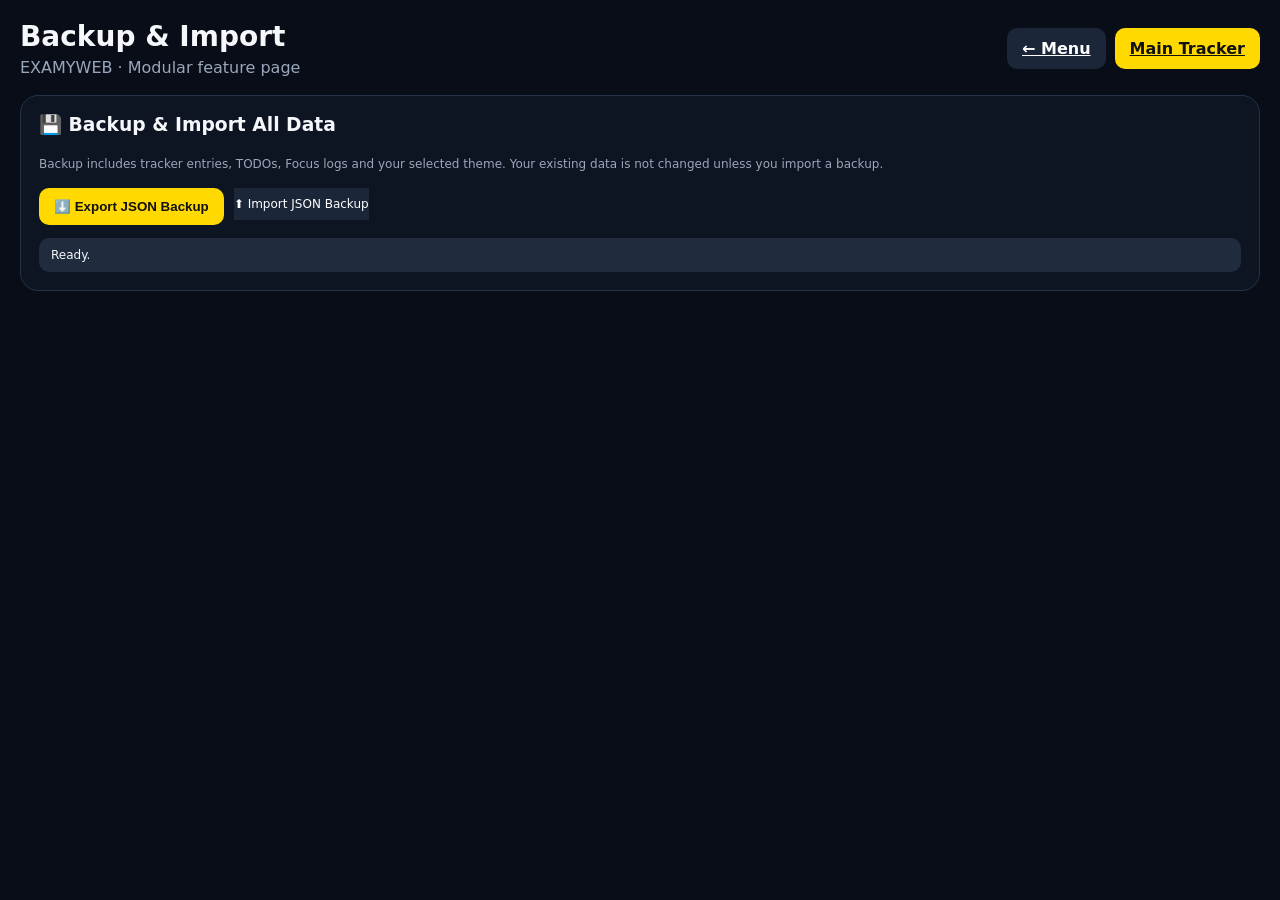
<file: features/backup.html>
<!doctype html><html lang="en"><head><meta charset="utf-8"><meta name="viewport" content="width=device-width,initial-scale=1"><title>EXAMYWEB — Backup & Import</title>
<link rel="stylesheet" href="backup.css"></head><body>
<div class="feature-page-shell">
  <div class="feature-page-top"><div><h1>Backup & Import</h1><p>EXAMYWEB · Modular feature page</p></div><div class="feature-nav"><a href="menu.html">← Menu</a><a class="primary" href="../tracker.html">Main Tracker</a></div></div>
  <div id="backupView" class="feature-view">
        <div class="backup-panel">
          <h3>💾 Backup & Import All Data</h3>
          <p class="note">Backup includes tracker entries, TODOs, Focus logs and your selected theme. Your existing data is not changed unless you import a backup.</p>
          <div class="backup-actions">
            <button class="primary" id="exportJsonBtn">⬇️ Export JSON Backup</button>
            <label class="secondary backup-import-label" for="importJsonInput">⬆️ Import JSON Backup</label>
            <input id="importJsonInput" type="file" accept=".json,application/json" hidden>
          </div>
          <div class="backup-status" id="backupStatus">Ready.</div>
        </div>
      </div>
</div>
<script src="common.js"></script><script src="backup.js"></script></body></html>
</file>
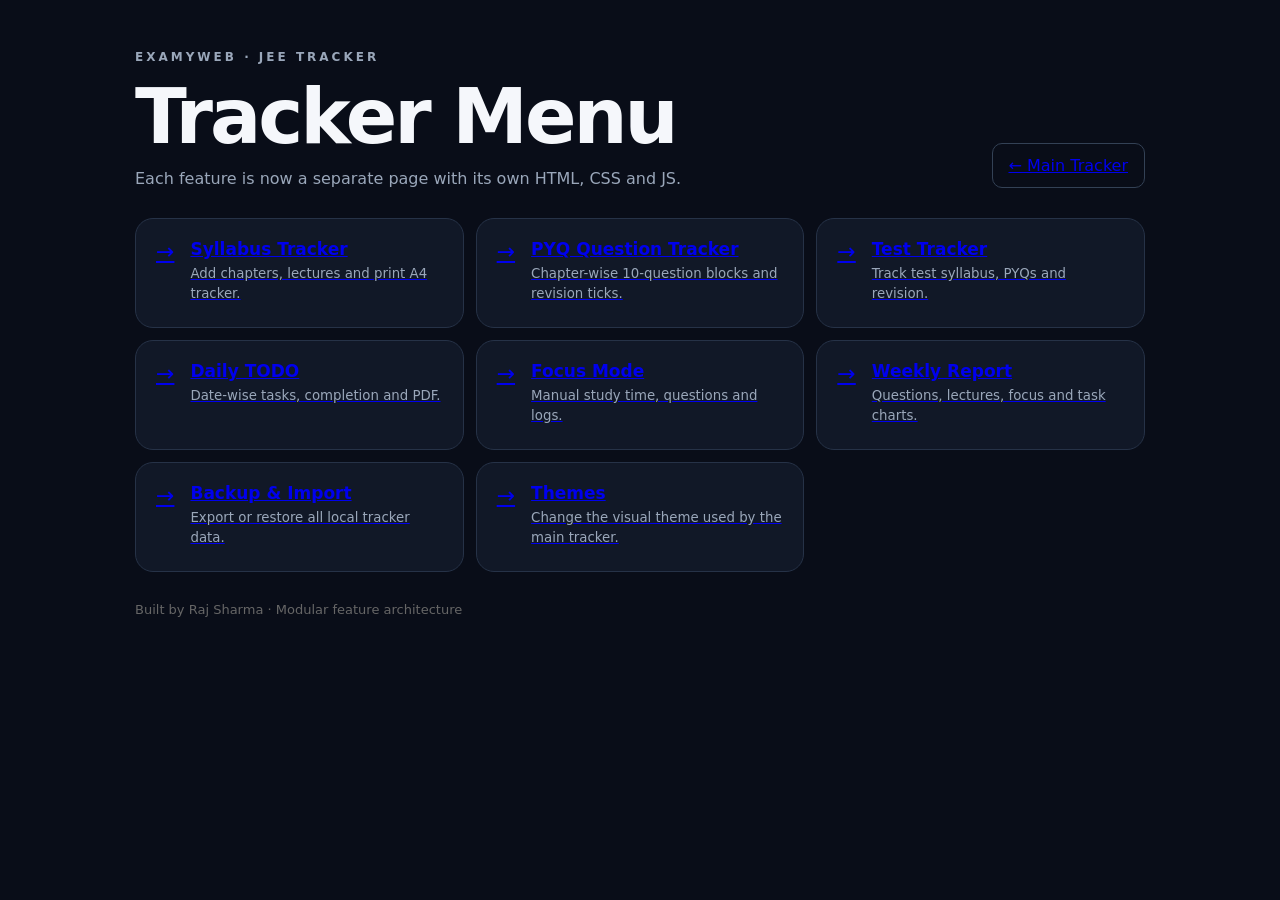
<file: features/menu.html>
<!doctype html><html lang="en"><head><meta charset="utf-8"><meta name="viewport" content="width=device-width,initial-scale=1"><title>EXAMYWEB — Tracker Menu</title><link rel="stylesheet" href="menu.css"></head><body>
<main class="menu-shell"><header><div><div class="eyebrow">EXAMYWEB · JEE TRACKER</div><h1>Tracker Menu</h1><p>Each feature is now a separate page with its own HTML, CSS and JS.</p></div><a class="back" href="../tracker.html">← Main Tracker</a></header>
<section class="menu-grid"><a class="menu-card" href="syllabus.html"><span class="menu-arrow">→</span><div><b>Syllabus Tracker</b><small>Add chapters, lectures and print A4 tracker.</small></div></a>
<a class="menu-card" href="pyq.html"><span class="menu-arrow">→</span><div><b>PYQ Question Tracker</b><small>Chapter-wise 10-question blocks and revision ticks.</small></div></a>
<a class="menu-card" href="tests.html"><span class="menu-arrow">→</span><div><b>Test Tracker</b><small>Track test syllabus, PYQs and revision.</small></div></a>
<a class="menu-card" href="todo.html"><span class="menu-arrow">→</span><div><b>Daily TODO</b><small>Date-wise tasks, completion and PDF.</small></div></a>
<a class="menu-card" href="focus.html"><span class="menu-arrow">→</span><div><b>Focus Mode</b><small>Manual study time, questions and logs.</small></div></a>
<a class="menu-card" href="weekly.html"><span class="menu-arrow">→</span><div><b>Weekly Report</b><small>Questions, lectures, focus and task charts.</small></div></a>
<a class="menu-card" href="backup.html"><span class="menu-arrow">→</span><div><b>Backup & Import</b><small>Export or restore all local tracker data.</small></div></a>
<a class="menu-card" href="themes.html"><span class="menu-arrow">→</span><div><b>Themes</b><small>Change the visual theme used by the main tracker.</small></div></a></section><footer>Built by Raj Sharma · Modular feature architecture</footer></main></body></html>
</file>
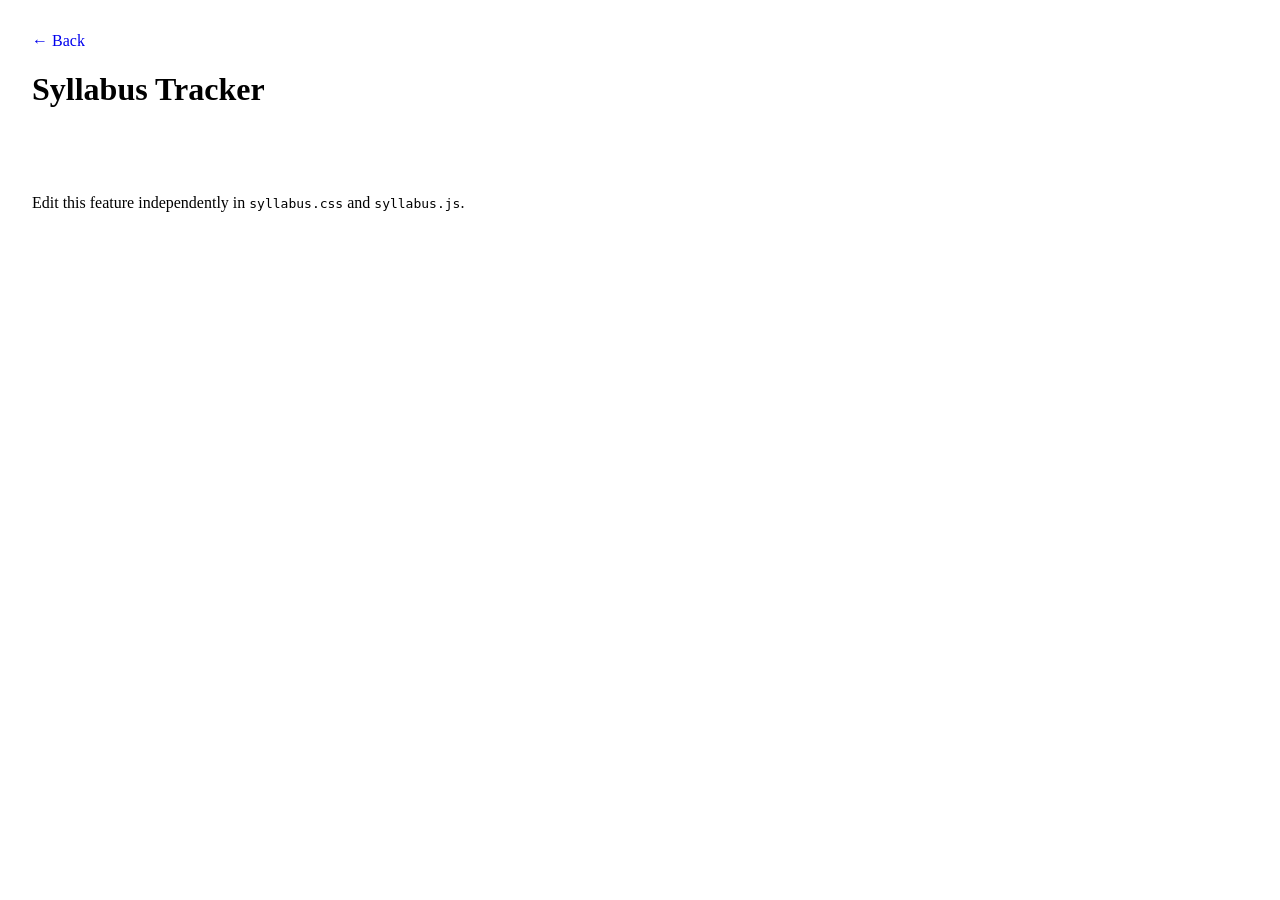
<file: features/syllabus.html>
<!doctype html>
<html lang="en">
<head>
  <meta charset="utf-8">
  <meta name="viewport" content="width=device-width,initial-scale=1">
  <title>Syllabus Tracker</title>
  <link rel="stylesheet" href="syllabus.css">
</head>
<body>
  <main id="syllabus-app">
    <header class="feature-header">
      <a href="../index.html" class="back-link">← Back</a>
      <h1>Syllabus Tracker</h1>
    </header>
    <section class="feature-content">
      <p>Edit this feature independently in <code>syllabus.css</code> and <code>syllabus.js</code>.</p>
    </section>
  </main>
  <script src="syllabus.js"></script>
</body>
</html>
</file>
<file: stylehe.css>
*{box-sizing:border-box}html{scroll-behavior:smooth}body{margin:0;background:#d9d9d9;color:#111;font-family:Arial,Helvetica,sans-serif}a{text-decoration:none;color:inherit}header{height:82px;background:#eee;border-bottom:2px solid #111;display:flex;align-items:center;justify-content:space-between;padding:0 5%;position:sticky;top:0;z-index:5}.brand{display:flex;align-items:center;gap:12px;font-size:25px}.logo{width:44px;height:44px;border:2px solid #111;background:#fff;display:grid;place-items:center;font-size:22px}.login-btn{border:2px solid #111;background:#fff;padding:12px 24px;font-weight:800}.hero{max-width:1120px;margin:auto;padding:105px 5% 75px}.eyebrow{font-size:13px;font-weight:900;letter-spacing:3px;margin-bottom:25px}.hero h1{font-size:clamp(55px,8vw,100px);line-height:.92;letter-spacing:-5px;margin:0;font-weight:900}.hero h1 span{color:#555}.hero p{max-width:720px;font-size:22px;line-height:1.55;color:#555;margin:38px 0}.buttons{display:flex;gap:12px;flex-wrap:wrap}.btn{padding:17px 27px;border:2px solid #111;font-weight:900}.black{background:#111;color:#fff}.white{background:#eee}.checks{margin-top:27px;color:#555;font-weight:700}.preview{max-width:1120px;margin:auto;padding:25px 5% 100px}.preview-top,.tool-row,.panel,.countdown{border:2px solid #111;background:#eee}.preview-top{padding:20px;display:flex;justify-content:space-between}.tool-row{display:grid;grid-template-columns:repeat(5,1fr);gap:10px;margin-top:15px;border:0;background:transparent}.tool-row div{background:#fff;border:2px solid #111;min-height:82px;display:grid;place-items:center;font-size:20px;font-weight:900}.tool-row small{font-size:14px}.tool-row .danger{background:#ddd}.download{background:#111;color:#fff;text-align:center;font-weight:900;padding:20px;margin-top:15px;border:2px solid #111}.panel{margin-top:15px;padding:28px;display:grid;grid-template-columns:1fr auto;gap:20px;align-items:end}.panel label{font-weight:800;color:#555;display:grid;gap:8px}.panel input{padding:15px;border:2px solid #111;background:#fff;font-size:16px}.panel button{padding:15px 25px;border:2px solid #111;background:#fff;font-weight:900}.pill{grid-column:1/-1;background:#ccc;padding:12px 18px;border-radius:30px;display:inline-block}.countdown{margin-top:25px;padding:35px;text-align:center}.countdown small{display:block;font-weight:900;letter-spacing:3px;color:#555}.countdown strong{display:block;font-size:48px;margin:12px 0}.countdown span{color:#555}.preview h2{font-size:38px}.features{max-width:1120px;margin:auto;padding:30px 5% 100px;display:grid;grid-template-columns:repeat(3,1fr);gap:15px}.features div{border:2px solid #111;background:#eee;padding:30px;min-height:220px}.features b{color:#666}.features h3{font-size:26px}.features p{color:#555;line-height:1.5}footer{border-top:2px solid #111;padding:35px 5%;text-align:center;background:#eee;color:#555}.login-page{min-height:100vh;background:#d9d9d9}.login-wrap{max-width:520px;margin:auto;padding:35px 20px}.back{font-weight:900}.login-card{background:#eee;border:2px solid #111;padding:42px;margin-top:35px}.login-card h1{font-size:52px;letter-spacing:-3px;margin:0}.login-card p{color:#555;margin:12px 0 30px}.login-card form{display:grid;gap:20px}.login-card label{display:grid;gap:8px;font-weight:800}.login-card input{padding:16px;border:2px solid #111;background:#fff;font-size:16px}.submit{padding:17px;border:2px solid #111;background:#111;color:#fff;font-weight:900;font-size:16px}.free{text-align:center;font-size:11px;font-weight:900;color:#666;margin-top:25px;letter-spacing:1px}@media(max-width:650px){header{padding:0 18px}.brand{font-size:20px}.logo{width:38px;height:38px}.hero{padding-top:75px}.hero h1{letter-spacing:-4px}.hero p{font-size:18px}.tool-row{grid-template-columns:repeat(2,1fr)}.tool-row div:last-child{grid-column:1/-1}.panel{grid-template-columns:1fr}.countdown strong{font-size:36px}.features{grid-template-columns:1fr}.login-card{padding:28px}.login-card h1{font-size:42px}}
</file>
<file: portal.css>
:root{--bg:#07090d;--panel:#0d1118;--line:#202832;--text:#f5f7fa;--muted:#8e9aaa;--accent:#e7ff2f;--accent2:#b7d000}*{box-sizing:border-box}html{scroll-behavior:smooth}body{margin:0;background:radial-gradient(circle at 80% 10%,#1b2508 0,transparent 30%),var(--bg);color:var(--text);font-family:Inter,system-ui,-apple-system,Segoe UI,Roboto,Arial,sans-serif}.nav{height:76px;display:flex;align-items:center;justify-content:space-between;max-width:1180px;margin:auto;padding:0 22px;border-bottom:1px solid #161b23}.brand{display:flex;align-items:center;gap:10px;color:#fff;text-decoration:none;font-weight:950;letter-spacing:.5px;font-size:20px}.brand span span{color:var(--accent)}.brand-mark{display:grid;place-items:center;width:34px;height:34px;border-radius:10px;background:var(--accent);color:#101400;font-weight:1000}nav{display:flex;align-items:center;gap:26px}nav a{color:#aab4c2;text-decoration:none;font-size:14px;font-weight:700}nav a:hover{color:#fff}.nav-login{border:1px solid #303945;padding:10px 15px;border-radius:10px;color:#fff}.hero{max-width:1180px;margin:0 auto;padding:100px 22px 80px;display:grid;grid-template-columns:1.05fr .95fr;gap:70px;align-items:center}.eyebrow{font-size:11px;letter-spacing:2.2px;font-weight:900;color:var(--accent);margin-bottom:15px}.hero h1{font-size:clamp(48px,7vw,82px);line-height:.98;letter-spacing:-4px;margin:0 0 25px}.hero h1 span{color:var(--accent)}.hero p{max-width:640px;color:#aab4c2;font-size:18px;line-height:1.65}.hero-actions{display:flex;gap:12px;margin:30px 0 20px;flex-wrap:wrap}.btn{display:inline-flex;align-items:center;justify-content:center;gap:12px;text-decoration:none;border-radius:12px;padding:14px 20px;font-weight:900;font-size:14px}.btn.primary{background:var(--accent);color:#111500}.btn.ghost{border:1px solid #303945;color:#fff;background:#0d1118}.trust{display:flex;gap:20px;color:#7f8a98;font-size:12px;font-weight:700;flex-wrap:wrap}.hero-card{background:linear-gradient(145deg,#10161e,#080b10);border:1px solid #27313d;border-radius:24px;padding:20px;box-shadow:0 30px 100px #0008}.mock-top{display:flex;align-items:center;gap:12px;color:#8792a0;font-size:11px}.mock-top b{color:#fff;margin-left:auto}.mock-top i{color:var(--accent);font-style:normal}.mock-score{margin-top:28px}.mock-score small,.mock-grid small{color:#788492;font-size:11px}.mock-score strong{display:block;font-size:42px;margin:5px 0}.mock-score span{font-size:11px;color:var(--accent)}.mock-grid{display:grid;grid-template-columns:repeat(4,1fr);gap:8px;margin:25px 0}.mock-grid div{background:#0c1118;border:1px solid #1d2630;border-radius:10px;padding:12px}.mock-grid b{display:block;margin-top:5px}.mock-chart{height:120px;display:flex;align-items:end;gap:10px;border-bottom:1px solid #25303a;padding:0 10px 8px}.bar{flex:1;background:linear-gradient(#dfff34,#687d00);border-radius:5px 5px 2px 2px}.h2{height:28%}.h3{height:45%}.h4{height:60%}.h5{height:72%}.h6{height:55%}.h7{height:88%}.mock-row{margin-top:15px;padding:13px;background:#10171e;border-radius:10px;display:flex;justify-content:space-between;font-size:12px}.mock-row b{color:var(--accent)}.ticker{border-block:1px solid #171d25;display:flex;gap:40px;justify-content:center;flex-wrap:wrap;padding:23px;color:#6f7a87;font-size:12px}.ticker span{color:#3f4854}.ticker b{color:#a6afb9}.section{max-width:1180px;margin:auto;padding:110px 22px}.section-head{max-width:720px;margin-bottom:45px}.section h2,.pricing h2,.founder h2{font-size:42px;letter-spacing:-2px;margin:0 0 12px}.section-head p{color:#8f9aa8}.features{display:grid;grid-template-columns:repeat(3,1fr);gap:14px}.features article{background:#0c1016;border:1px solid #1d2630;border-radius:17px;padding:25px;min-height:190px}.ico{font-size:25px;color:var(--accent);margin-bottom:25px}.features h3{margin:0 0 8px}.features p,.steps p{color:#7f8b99;line-height:1.55;font-size:14px}.pricing{padding:100px 22px;max-width:1180px;margin:auto}.plans{display:grid;grid-template-columns:repeat(3,1fr);gap:15px}.plan{position:relative;background:#0c1016;border:1px solid #202a35;border-radius:18px;padding:30px}.plan.featured{border-color:#6b780e;box-shadow:0 0 0 1px #6b780e33,0 25px 80px #9ab90012}.popular{position:absolute;top:15px;right:15px;background:var(--accent);color:#111500;font-size:9px;font-weight:1000;padding:6px 8px;border-radius:99px}.price{font-size:62px;font-weight:1000;letter-spacing:-3px;margin:15px 0 0}.price span{font-size:25px;vertical-align:top}.price small{font-size:14px;letter-spacing:0;color:#7e8997;font-weight:700}.inr{font-size:11px;color:#75808d}.plan ul{padding:0;margin:25px 0;list-style:none;line-height:2.2;color:#b5bec9;font-size:13px}.full{width:100%}.steps{display:grid;grid-template-columns:repeat(3,1fr);gap:15px}.steps div{border-top:1px solid #27303b;padding-top:20px}.steps b{color:var(--accent);font-size:12px}.founder{max-width:1180px;margin:0 auto 90px;padding:35px 22px;border:1px solid #232c36;border-radius:20px;display:flex;justify-content:space-between;gap:30px;background:#0b0f14}.founder h2{max-width:650px}.founder p{color:#8994a2}.quote{max-width:330px;color:#c1c9d2;align-self:center;line-height:1.6;font-size:15px}footer{max-width:1180px;margin:auto;border-top:1px solid #181f27;padding:25px 22px;display:flex;gap:25px;color:#687482;font-size:11px}footer a{color:#9aa5b2;margin-left:auto;text-decoration:none}@media(max-width:850px){nav a:not(.nav-login){display:none}.hero{grid-template-columns:1fr;padding-top:65px}.features,.plans,.steps{grid-template-columns:1fr}.founder{flex-direction:column}.hero h1{letter-spacing:-2px}.hero-card{margin-top:10px}.ticker{gap:18px}}
.auth-body{min-height:100vh;display:grid;place-items:center;padding:30px;background:radial-gradient(circle at 50% 0,#202b0c,transparent 42%),var(--bg)}.auth-wrap{width:min(440px,100%)}.auth-wrap>.brand{justify-content:center;margin-bottom:28px}.auth-card{background:#0d1218;border:1px solid #242e38;border-radius:20px;padding:32px;box-shadow:0 30px 100px #0008}.auth-card h1{font-size:36px;letter-spacing:-1.5px;margin:0 0 10px}.auth-card p{color:#8b96a3;font-size:13px;line-height:1.6;margin-bottom:25px}label{display:block;color:#9aa5b2;font-size:11px;font-weight:800;margin:14px 0}label input,label select{display:block;width:100%;margin-top:7px;background:#080c11;color:#fff;border:1px solid #2b3540;border-radius:10px;padding:13px;outline:none}label input:focus,label select:focus{border-color:var(--accent)}.auth-note{display:block;color:#66717f;text-align:center;margin-top:18px;line-height:1.5}.back{display:block;color:#778391;text-decoration:none;text-align:center;margin-top:18px;font-size:12px}
.success{text-align:center}.success-icon{width:64px;height:64px;display:grid;place-items:center;margin:0 auto 20px;border-radius:50%;background:var(--accent);color:#111500;font-size:34px;font-weight:1000}.success h1{font-size:45px;letter-spacing:-2px;margin:0 0 8px}.success p{margin-bottom:25px}
</file>
<file: order-portal.css>
@import url('https://fonts.googleapis.com/css2?family=DM+Sans:wght@400;500;600;700&family=Space+Grotesk:wght@500;600;700&display=swap');
*{box-sizing:border-box;margin:0;padding:0}
:root{--bg:#f6f7fb;--card:#fff;--text:#171a27;--muted:#7d8293;--line:#e7e8ef;--primary:#6758df;--primary2:#8173ef;--soft:#efedff;--green:#20a46b;--shadow:0 12px 35px rgba(30,27,70,.06)}
body{font-family:"DM Sans",sans-serif;background:var(--bg);color:var(--text);line-height:1.5;min-height:100vh}
button,input,select{font:inherit}button{cursor:pointer}a{text-decoration:none;color:inherit}
.app{min-height:100vh;display:grid;grid-template-columns:250px 1fr}
.sidebar{background:#fff;border-right:1px solid var(--line);padding:22px 15px;position:fixed;left:0;top:0;bottom:0;width:250px;z-index:30}
.brand{display:flex;align-items:center;gap:11px;padding:4px 10px 28px;font-family:"Space Grotesk";font-weight:700;font-size:21px}
.brand-icon{width:39px;height:39px;border-radius:12px;background:linear-gradient(135deg,#a99cff,#6656df);color:#fff;display:grid;place-items:center;box-shadow:0 10px 22px rgba(103,88,223,.22)}
.nav-title{font-size:9px;letter-spacing:1.7px;font-weight:800;color:#a0a4b1;padding:13px 12px 8px}
.nav a{display:flex;align-items:center;gap:12px;padding:11px 12px;margin:3px 0;border-radius:11px;color:#626778;font-size:13px;font-weight:600}
.nav a:hover,.nav a.active{background:var(--soft);color:var(--primary)}
.nav-icon{width:28px;text-align:center;font-size:18px}
.sidebar-bottom{position:absolute;left:15px;right:15px;bottom:18px;border-top:1px solid var(--line);padding-top:15px}
.wallet{background:#f4f2ff;border-radius:14px;padding:13px;margin-bottom:10px;color:var(--muted);font-size:10px}.wallet strong{display:block;color:var(--primary);font-size:18px;margin-top:3px}
.profile{display:flex;align-items:center;gap:10px;padding:9px}.avatar{width:36px;height:36px;border-radius:50%;background:#252839;color:#fff;display:grid;place-items:center;font-weight:700;font-size:12px}.profile small{color:var(--muted);display:block}
.main{grid-column:2;min-width:0}
.topbar{height:68px;background:#fff;border-bottom:1px solid var(--line);display:flex;align-items:center;justify-content:space-between;padding:0 34px;position:relative;z-index:20}
.mobile-brand{display:none;font-family:"Space Grotesk";font-weight:700;font-size:19px}
.top-actions{display:flex;align-items:center;gap:10px}.balance{background:#fff;border:1px solid var(--line);border-radius:10px;padding:8px 12px;color:var(--muted);font-size:11px}.balance b{color:var(--primary);margin-left:3px}.top-avatar{width:38px;height:38px;border:0;border-radius:50%;background:#252839;color:#fff;font-weight:700}
.content{width:min(1180px,calc(100% - 64px));margin:34px auto 100px}
.breadcrumb{font-size:11px;color:#969baa;margin-bottom:17px}.breadcrumb b{color:#555a69}
.hero{background:linear-gradient(135deg,#5e51d8,#877af2);color:#fff;border-radius:24px;padding:34px 38px;display:flex;justify-content:space-between;align-items:center;overflow:hidden;box-shadow:0 20px 45px rgba(91,78,214,.18);margin-bottom:22px}
.hero .eyebrow{color:#fff}.eyebrow{font-size:10px;letter-spacing:1.8px;font-weight:800;color:#858a9a}.hero h1{font-family:"Space Grotesk";font-size:clamp(30px,4vw,48px);letter-spacing:-2px;line-height:1.05;margin:9px 0}.hero p{max-width:650px;color:#f1efff;font-size:13px}.hero-orb{width:120px;height:120px;border-radius:50%;background:rgba(255,255,255,.12);border:1px solid rgba(255,255,255,.25);display:grid;place-items:center;font-size:44px;flex:none}
.page-head{display:flex;justify-content:space-between;align-items:end;gap:15px;margin-bottom:18px}.page-head h1{font-family:"Space Grotesk";font-size:31px;letter-spacing:-1.4px;margin-top:5px}.page-head p{color:var(--muted);font-size:12px;margin-top:4px}
.btn{border-radius:10px;padding:10px 15px;font-weight:700;font-size:12px;border:1px solid var(--line);background:#fff;color:#515667}.btn:hover{border-color:#aaa0ef;color:var(--primary)}.btn.primary{background:var(--primary);color:#fff;border-color:var(--primary);box-shadow:0 9px 20px rgba(103,88,223,.18)}.btn.primary:hover{transform:translateY(-1px)}
.stats{display:grid;grid-template-columns:repeat(4,1fr);gap:13px;margin-bottom:22px}.stat{background:#fff;border:1px solid var(--line);border-radius:16px;padding:17px;box-shadow:var(--shadow)}.stat-top{display:flex;justify-content:space-between;color:var(--muted);font-size:11px}.stat-icon{width:34px;height:34px;border-radius:10px;background:var(--soft);color:var(--primary);display:grid;place-items:center}.stat strong{display:block;font-family:"Space Grotesk";font-size:25px;margin-top:12px}.stat small{color:var(--green);font-size:10px}
.grid-2{display:grid;grid-template-columns:1.35fr .85fr;gap:16px}.card{background:#fff;border:1px solid var(--line);border-radius:18px;padding:21px;box-shadow:var(--shadow)}.card-head{display:flex;justify-content:space-between;align-items:center;margin-bottom:14px}.card-head h2{font-family:"Space Grotesk";font-size:18px}.muted{color:var(--muted);font-size:11px}
.plans{display:grid;grid-template-columns:repeat(3,1fr);gap:14px}.plan{background:#fff;border:1px solid var(--line);border-radius:18px;padding:21px;position:relative;box-shadow:var(--shadow)}.plan.featured{border:2px solid #7b6fee}.tag{position:absolute;right:14px;top:13px;background:var(--soft);color:var(--primary);font-size:8px;font-weight:800;padding:5px 8px;border-radius:20px}.plan-icon{width:43px;height:43px;border-radius:12px;background:var(--soft);color:var(--primary);display:grid;place-items:center;font-size:19px;margin-bottom:15px}.plan h3{font-family:"Space Grotesk";font-size:17px}.plan p{font-size:11px;color:var(--muted);min-height:36px;margin-top:4px}.price{font-family:"Space Grotesk";font-size:27px;font-weight:800;margin:14px 0}.price small{font-family:"DM Sans";font-size:10px;color:var(--muted);font-weight:500}.features{list-style:none;border-top:1px solid var(--line);padding-top:11px;margin-bottom:17px}.features li{font-size:11px;color:#626878;margin:7px 0}.features li:before{content:"✓";color:var(--primary);font-weight:800;margin-right:7px}
.table-wrap{overflow:auto}.table{width:100%;border-collapse:collapse;font-size:12px}.table th{text-align:left;color:#969baa;font-size:9px;letter-spacing:.7px;text-transform:uppercase;padding:11px 10px;border-bottom:1px solid var(--line)}.table td{padding:14px 10px;border-bottom:1px solid #f0f0f4}.table tr:last-child td{border-bottom:0}.status{display:inline-flex;padding:5px 8px;border-radius:20px;background:#eaf8f1;color:#188657;font-size:9px;font-weight:800}.status.pending{background:#fff5df;color:#a06b09}.status.cancelled{background:#ffecee;color:#b54652}
.empty{text-align:center;padding:42px 12px;color:var(--muted)}.empty-icon{width:48px;height:48px;border-radius:14px;background:var(--soft);color:var(--primary);display:grid;place-items:center;margin:0 auto 11px;font-size:21px}.empty b{display:block;color:#505464;margin-bottom:4px}
.form-card{max-width:720px}.form-grid{display:grid;grid-template-columns:1fr 1fr;gap:14px}.field{margin-bottom:15px}.field label{display:block;font-size:11px;font-weight:700;margin-bottom:7px}.field input,.field select{width:100%;padding:12px 13px;border:1px solid #dedfe7;border-radius:10px;outline:0;background:#fff}.field input:focus,.field select:focus{border-color:#8d83ee;box-shadow:0 0 0 3px #efedff}.summary{background:#f8f7fd;border-radius:13px;padding:15px;margin:8px 0 17px}.summary-row{display:flex;justify-content:space-between;font-size:12px;padding:5px 0}.summary-row.total{border-top:1px solid #e4e2ef;margin-top:7px;padding-top:12px;font-weight:800}.summary-row.total b{color:var(--primary);font-size:18px}
.domain-grid{display:grid;grid-template-columns:repeat(2,1fr);gap:14px}.domain{background:#fff;border:1px solid var(--line);border-radius:17px;padding:18px;box-shadow:var(--shadow)}.domain-head{display:flex;justify-content:space-between}.domain-name{font-family:"Space Grotesk";font-weight:700}.domain-meta{color:var(--muted);font-size:10px;margin-top:5px}.domain-actions{display:flex;gap:8px;margin-top:15px}
.notice{padding:13px 15px;border-radius:12px;background:#f3f1ff;color:#6258c8;font-size:11px;margin-bottom:16px}
.mobile-nav{display:none}
.toast{position:fixed;right:22px;bottom:22px;background:#222536;color:#fff;padding:11px 15px;border-radius:10px;font-size:11px;opacity:0;transform:translateY(10px);transition:.25s;z-index:80}.toast.show{opacity:1;transform:none}
@media(max-width:900px){.app{display:block}.sidebar{display:none}.main{width:100%}.mobile-brand{display:flex;align-items:center;gap:8px}.topbar{padding:0 17px}.content{width:calc(100% - 24px);margin:18px auto 95px}.stats{grid-template-columns:repeat(2,1fr)}.grid-2{grid-template-columns:1fr}.plans{grid-template-columns:1fr}.domain-grid{grid-template-columns:1fr}.mobile-nav{position:fixed;display:grid;grid-template-columns:repeat(5,1fr);left:10px;right:10px;bottom:9px;background:rgba(255,255,255,.96);border:1px solid var(--line);border-radius:17px;padding:6px;z-index:40;box-shadow:0 12px 35px rgba(30,27,70,.15);backdrop-filter:blur(14px)}.mobile-nav a{display:flex;flex-direction:column;align-items:center;gap:2px;padding:8px 3px;border-radius:11px;color:#666b7b;font-size:9px;font-weight:700}.mobile-nav a.active{background:var(--soft);color:var(--primary)}.mobile-nav span{font-size:18px}.hero{padding:25px 22px}.hero-orb{width:80px;height:80px;font-size:28px}.form-grid{grid-template-columns:1fr}}
@media(max-width:560px){.balance{display:none}.page-head h1{font-size:27px}.page-head{align-items:start;flex-direction:column}.hero h1{font-size:32px}.hero-orb{display:none}.stats{gap:9px}.stat{padding:14px}.stat strong{font-size:21px}.card{padding:16px}.table{min-width:620px}}

/* Cartyweb clean portal */
.carty-logo-text{font-family:"Space Grotesk";font-weight:700;letter-spacing:-1px}
.clean-head{margin-bottom:24px}
.clean-head h1{font-family:"Space Grotesk";font-size:32px;letter-spacing:-1.5px;margin-top:0}
.clean-head p{font-size:12px;color:var(--muted);margin-top:5px}
@media(max-width:900px){
 .topbar{height:64px;padding:0 18px}
 .content{width:calc(100% - 24px);margin:25px auto 95px}
}
</file>
<file: features/backup.css>
*{box-sizing:border-box}
:root{--bg:#090d18;--panel:#111827;--line:#263247;--text:#f5f7fb;--muted:#9aa7ba;--accent:#ffd900;--accent2:#ffb800;--stat-bg:#0d1422;--badge-bg:#202c3e;--button-bg:#1b2638;--todo-bg:#111827;--danger-text:#ff8f9f}
body{margin:0;background:var(--bg);color:var(--text);font-family:Inter,system-ui,-apple-system,Segoe UI,Roboto,Arial,sans-serif}
.wrap{max-width:1500px;margin:auto;padding:20px}
.top{display:flex;gap:16px;align-items:center;justify-content:space-between;margin-bottom:18px}
h1{font-size:28px;margin:0}.sub{color:var(--muted);margin-top:5px}
.actions{display:flex;gap:9px;flex-wrap:wrap}
button{border:0;border-radius:10px;padding:11px 15px;font-weight:800;cursor:pointer}
.primary{background:var(--accent);color:#111}.secondary{background:#1b2638;color:#fff}.danger{background:#3a1720;color:#ffb5bf}
.card{background:var(--panel);border:1px solid var(--line);border-radius:16px;padding:15px;margin-bottom:16px}
.settings{display:flex;gap:10px;align-items:end;flex-wrap:wrap}
label{font-size:12px;color:var(--muted);display:block;margin-bottom:5px}
input{width:100%;background:#0b1220;color:#fff;border:1px solid #304058;border-radius:8px;padding:8px 7px;outline:none}
input:focus{border-color:var(--accent)}
.small{width:170px}
.badge{display:inline-block;padding:7px 10px;border-radius:999px;background:#202c3e;color:#d8e1ef;font-size:11px}
.note{font-size:12px;color:var(--muted);line-height:1.5}
.section-title{font-size:18px;font-weight:900;margin-bottom:12px}
.dashboard{margin-bottom:16px}
.stats{display:grid;grid-template-columns:repeat(6,1fr);gap:10px;margin-bottom:16px}
.stat{background:#0d1422;border:1px solid var(--line);border-radius:12px;padding:13px}
.stat b{display:block;font-size:22px}.stat span{color:var(--muted);font-size:12px}
.dashboard-card{margin-bottom:0}
h2{font-size:17px;margin:0 0 12px}
.table-wrap{overflow:auto;border:1px solid var(--line);border-radius:12px}
table{border-collapse:collapse;width:100%;min-width:1200px}
th,td{border-bottom:1px solid var(--line);border-right:1px solid var(--line);padding:7px}
th{background:#151f31;color:#ffe600;font-size:11px;text-align:center;position:sticky;top:0;z-index:2}
td:first-child{font-weight:800;text-align:center}
td input{text-align:center;min-width:65px}
tr:nth-child(even){background:#0d1420}
.summary-table{min-width:650px}
.summary-table th,.summary-table td{text-align:center}
.summary-table th:first-child,.summary-table td:first-child{text-align:left}
.summary-table .total-row{font-weight:900;background:#202c3e}
.summary-table .total-row td{color:#ffe600}
.dashboard-table-wrap{overflow-x:auto}
@media(max-width:1000px){.stats{grid-template-columns:repeat(3,1fr)}}
@media(max-width:700px){.wrap{padding:10px}h1{font-size:22px}.stats{grid-template-columns:repeat(2,1fr)}.top{align-items:flex-start;flex-direction:column}.actions{width:100%}.actions button{flex:1}.small{width:160px}}

.countdown-card{background:#0d1422;border:1px solid var(--line);border-radius:16px;padding:18px;margin-bottom:16px;text-align:center}
.countdown-label{font-size:12px;color:var(--muted);letter-spacing:1.5px;font-weight:800}
#countdown{font-size:38px;font-weight:900;margin:5px 0}
.countdown-sub{color:var(--muted);font-size:12px}
.phase-card .settings{align-items:end}
.file-btn{display:inline-flex;align-items:center;justify-content:center;background:#1b2638;color:#fff;border-radius:10px;padding:11px 15px;font-weight:800;cursor:pointer;min-height:40px}
@media(max-width:700px){#countdown{font-size:30px}}
.install-popup {
  position: fixed;
  left: 50%;
  bottom: 20px;
  transform: translate(-50%, 150%);
  width: calc(100% - 30px);
  max-width: 430px;
  background: #111;
  color: white;
  padding: 15px;
  border-radius: 18px;
  display: flex;
  align-items: center;
  gap: 12px;
  box-shadow: 0 10px 35px rgba(0,0,0,.4);
  z-index: 99999;
  transition: .4s ease;
  font-family: Arial, sans-serif;
}

.install-popup.show {
  transform: translate(-50%, 0);
}

.install-icon {
  font-size: 30px;
}

.install-text {
  flex: 1;
  display: flex;
  flex-direction: column;
  gap: 4px;
}

.install-text strong {
  font-size: 16px;
}

.install-text span {
  font-size: 12px;
  color: #aaa;
}

#installBtn {
  border: none;
  background: #fff;
  color: #000;
  padding: 9px 14px;
  border-radius: 10px;
  font-weight: bold;
  cursor: pointer;
}

.close-btn {
  background: transparent;
  color: #aaa;
  border: none;
  font-size: 22px;
  cursor: pointer;
}
.dashboard-grid {
  display: grid;
  grid-template-columns: repeat(auto-fit, minmax(160px, 1fr));
  gap: 12px;
}


/* =========================================================
   THEME STUDIO + DAILY TODO
   Added without changing the existing tracker structure.
   ========================================================= */

body{
  transition:background .25s ease,color .25s ease;
}

.theme-grid{
  display:grid;
  grid-template-columns:repeat(4,minmax(0,1fr));
  gap:10px;
}
.theme-option{
  min-height:58px;
  display:flex;
  align-items:center;
  gap:9px;
  justify-content:flex-start;
  border:1px solid var(--line);
  background:var(--panel);
  color:var(--text);
  box-shadow:none;
  transition:.2s ease;
}
.theme-option:hover{transform:translateY(-1px)}
.theme-option.active{
  outline:2px solid var(--accent);
  outline-offset:1px;
}
.theme-dot{
  width:25px;height:25px;border-radius:50%;
  flex:0 0 25px;
  border:2px solid rgba(255,255,255,.5);
}









.todo-form{
  display:grid;
  grid-template-columns:150px minmax(180px,1fr) 170px auto;
  gap:10px;
  align-items:end;
  margin-bottom:14px;
}
.todo-task-wrap,.todo-category-wrap,.todo-date-wrap{min-width:0}
.todo-form select{
  width:100%;
  background:#0b1220;
  color:#fff;
  border:1px solid #304058;
  border-radius:8px;
  padding:8px 7px;
  min-height:37px;
}
.todo-add-btn{min-height:37px}

.todo-toolbar{
  display:flex;
  align-items:end;
  gap:10px;
  flex-wrap:wrap;
  margin-bottom:14px;
}
.todo-filter-wrap{width:170px}
.todo-toolbar button{min-height:37px}

.todo-analysis{
  display:grid;
  grid-template-columns:repeat(4,1fr);
  gap:10px;
  margin-bottom:14px;
}
.todo-stat{
  background:var(--stat-bg,#0d1422);
  border:1px solid var(--line);
  border-radius:12px;
  padding:12px;
}
.todo-stat b{display:block;font-size:21px}
.todo-stat span{font-size:11px;color:var(--muted)}

.todo-list{
  display:flex;
  flex-direction:column;
  gap:8px;
}
.todo-item{
  display:flex;
  align-items:center;
  gap:11px;
  padding:11px 12px;
  border:1px solid var(--line);
  border-radius:12px;
  background:var(--todo-bg,var(--panel));
}
.todo-item.done{opacity:.65}
.todo-check{
  width:20px;height:20px;
  min-width:20px;
  accent-color:var(--accent);
  cursor:pointer;
}
.todo-item-main{flex:1;min-width:0}
.todo-item-title{
  font-weight:800;
  word-break:break-word;
}
.todo-item.done .todo-item-title{text-decoration:line-through}
.todo-item-meta{
  display:flex;
  gap:7px;
  flex-wrap:wrap;
  margin-top:4px;
  color:var(--muted);
  font-size:11px;
}
.todo-tag{
  display:inline-block;
  padding:3px 7px;
  border-radius:999px;
  background:var(--badge-bg,#202c3e);
}
.todo-delete{
  background:transparent;
  color:var(--danger-text,#ff8f9f);
  border:1px solid var(--line);
  padding:7px 9px;
}
.todo-empty{
  text-align:center;
  padding:24px 12px;
  color:var(--muted);
  border:1px dashed var(--line);
  border-radius:12px;
}

/* Theme palettes */








/* Override the existing hard-coded dark UI only when a light/theme palette is selected */
body[data-theme]:not([data-theme="default"]) .card,
body[data-theme]:not([data-theme="default"]) .dashboard-card{
  background:var(--panel);
  border-color:var(--line);
  color:var(--text);
}
body[data-theme]:not([data-theme="default"]) input,
body[data-theme]:not([data-theme="default"]) .todo-form select{
  background:var(--panel);
  color:var(--text);
  border-color:var(--line);
}
body[data-theme]:not([data-theme="default"]) .secondary{
  background:var(--badge-bg);
  color:var(--text);
}
body[data-theme]:not([data-theme="default"]) .badge{
  background:var(--badge-bg);
  color:var(--text);
}
body[data-theme]:not([data-theme="default"]) .stat{
  background:var(--stat-bg);
  border-color:var(--line);
}
body[data-theme]:not([data-theme="default"]) th{
  background:var(--badge-bg);
  color:var(--text);
}
body[data-theme]:not([data-theme="default"]) tr:nth-child(even){
  background:var(--stat-bg);
}
body[data-theme]:not([data-theme="default"]) .summary-table .total-row{
  background:var(--badge-bg);
}
body[data-theme]:not([data-theme="default"]) .summary-table .total-row td{
  color:var(--text);
}

@media(max-width:800px){
  .theme-grid{grid-template-columns:repeat(2,1fr)}
  .todo-form{grid-template-columns:1fr}
  .todo-date-wrap,.todo-filter-wrap{width:auto}
  .todo-analysis{grid-template-columns:repeat(2,1fr)}
}

/* ===== TOP MENU / THEME STUDIO / FEATURE PAGES ===== */
.top-theme-btn,.top-menu-btn{font-weight:800}
.feature-overlay{
  position:fixed;inset:0;z-index:99990;
  background:rgba(0,0,0,.62);
  padding:18px;
  overflow:auto;
}
.feature-page{
  max-width:980px;margin:0 auto;
  min-height:calc(100vh - 36px);
  background:var(--panel,#fff);
  color:var(--text,#222);
  border:2px solid var(--line,#38445d);
  border-radius:24px;
  padding:20px;
  box-shadow:0 20px 60px rgba(0,0,0,.35);
}
.feature-page-head{
  display:flex;justify-content:space-between;align-items:center;
  gap:15px;margin-bottom:18px;
}
.feature-kicker{font-size:11px;letter-spacing:2px;opacity:.65;font-weight:800}
.feature-page h2{margin:3px 0 0;font-size:28px}
.feature-close{min-width:44px}
.menu-feature-btn{
  width:100%;display:flex;align-items:center;gap:16px;
  text-align:left;padding:18px;margin:10px 0;
  border:1px solid var(--line,#38445d);
  border-radius:17px;background:var(--stat-bg,#f4f5fb);
  color:var(--text,#222);
  cursor:pointer;
}
.menu-feature-btn>span{font-size:28px}
.menu-feature-btn b{display:block;font-size:17px}
.menu-feature-btn small{display:block;margin-top:3px;opacity:.65}
.theme-grid-48{grid-template-columns:repeat(4,minmax(0,1fr))}
.theme-option{cursor:pointer}
.theme-dot{box-shadow:inset 0 0 0 1px rgba(0,0,0,.12)}
.feature-view[hidden]{display:none!important}

.focus-controls{
  border:1px solid var(--line,#38445d);
  border-radius:18px;padding:16px;background:var(--stat-bg,#f5f6fb);
}
.focus-clock{
  text-align:center;font-size:48px;font-weight:900;
  letter-spacing:2px;margin:5px 0 18px;
}
.focus-fields{
  display:grid;grid-template-columns:repeat(4,1fr);gap:10px;
}
.focus-fields>div{min-width:0}
.focus-fields input,.focus-fields select{
  width:100%;box-sizing:border-box;
}
.focus-buttons{
  display:flex;gap:9px;flex-wrap:wrap;margin-top:12px;
}
.focus-analysis{margin-top:15px}
.focus-item .todo-item-title{font-size:14px}



















































@media(max-width:800px){
  .theme-grid-48{grid-template-columns:repeat(2,1fr)}
  .focus-fields{grid-template-columns:1fr 1fr}
  .feature-page{padding:14px;border-radius:18px}
  .feature-overlay{padding:8px}
}
@media(max-width:520px){
  .focus-fields{grid-template-columns:1fr}
  .focus-clock{font-size:38px}
}















































































/* ===== FULL THEME COVERAGE ===== */
body[data-theme] .wrap{background:transparent}
body[data-theme] .top,
body[data-theme] .card,
body[data-theme] .countdown-card,
body[data-theme] .dashboard-card,
body[data-theme] .stat,
body[data-theme] .settings,
body[data-theme] .dashboard,
body[data-theme] .table-wrap{
  color:var(--text);
}
body[data-theme] .countdown-card{background:var(--panel)!important;border-color:var(--line)!important}
body[data-theme] .countdown-label,body[data-theme] .countdown-sub{color:var(--muted)!important}
body[data-theme] .settings{background:var(--panel)!important}
body[data-theme] input,
body[data-theme] select,
body[data-theme] textarea{
  background:var(--input-bg,var(--panel))!important;color:var(--text)!important;border-color:var(--line)!important;
}
body[data-theme] .secondary{background:var(--button-bg,var(--stat-bg))!important;color:var(--text)!important;border-color:var(--line)!important}
body[data-theme] .primary{background:var(--accent)!important;color:var(--primary-text,#18202b)!important}
body[data-theme] .badge{background:var(--badge-bg)!important;color:var(--text)!important}
body[data-theme] .stat{background:var(--stat-bg)!important;border-color:var(--line)!important}
body[data-theme] th{background:var(--badge-bg)!important;color:var(--text)!important}
body[data-theme] tr:nth-child(even){background:var(--stat-bg)!important}
body[data-theme] .summary-table .total-row{background:var(--badge-bg)!important}
body[data-theme] .summary-table .total-row td{color:var(--text)!important}
body[data-theme] .feature-page{background:var(--panel)!important;color:var(--text)!important;border-color:var(--line)!important}
body[data-theme] .menu-feature-btn,body[data-theme] .focus-controls{background:var(--stat-bg)!important;color:var(--text)!important;border-color:var(--line)!important}
/* No pure-black theme backgrounds: even dark-looking themes use a coloured surface. */




/* ===== TOP ACTION BUTTONS ===== */
.top-menu-btn,.top-theme-btn{
  position:static!important;
  width:auto!important;
  min-width:0!important;
  height:auto!important;
  padding:11px 15px!important;
  border-radius:10px!important;
  z-index:auto!important;
}
.backup-panel{
  border:1px solid var(--line,#38445d);
  border-radius:18px;
  padding:18px;
  background:var(--stat-bg,#f5f6fb);
}
.backup-panel h3{margin-top:0}
.backup-actions{
  display:flex;
  gap:10px;
  flex-wrap:wrap;
  margin-top:15px;
}
.backup-import-label{
  display:inline-flex;
  align-items:center;
  justify-content:center;
  cursor:pointer;
}
.backup-status{
  margin-top:13px;
  padding:10px 12px;
  border-radius:10px;
  background:var(--badge-bg,#e9edf5);
  color:var(--text,#222);
  font-size:12px;
}
/* Menu and Themes stay inside the normal action row on every screen. */

/* Weekly report + manual focus */
.weekly-toolbar{display:flex;gap:10px;align-items:end;flex-wrap:wrap;margin-bottom:14px}
.weekly-stats{margin-bottom:14px}
.weekly-chart-card{border:1px solid var(--line,#38445d);border-radius:16px;padding:14px;margin:12px 0;background:var(--stat-bg,#f5f6fb);overflow:hidden}
.weekly-chart-card h3{margin:0 0 8px;font-size:15px}
.weekly-chart-card canvas{display:block;width:100%;height:190px}
@media(max-width:600px){.weekly-chart-card{padding:10px}.weekly-chart-card canvas{height:170px}}

/* Reliable weekly report bars */
.weekly-bars{
  height:190px; display:flex; align-items:flex-end; gap:8px;
  padding:8px 6px 0; box-sizing:border-box; overflow:hidden;
}
.weekly-bar-col{flex:1; min-width:0; height:100%; display:flex; flex-direction:column; align-items:center; justify-content:flex-end; gap:5px;}
.weekly-bar-value{font-size:11px; font-weight:800; color:var(--text,#333); min-height:14px; white-space:nowrap;}
.weekly-bar-track{width:min(34px,70%); height:130px; display:flex; align-items:flex-end; background:color-mix(in srgb,var(--badge-bg,#e9edf5) 75%,transparent); border-radius:10px 10px 4px 4px; overflow:hidden;}
.weekly-bar-fill{width:100%; min-height:0; background:var(--accent,#6b78a8); border-radius:9px 9px 3px 3px; transition:height .25s ease;}
.weekly-bar-label{font-size:10px; color:var(--muted,#777); white-space:nowrap;}
@media(max-width:600px){.weekly-bars{height:170px}.weekly-bar-track{height:115px;width:min(30px,70%)}.weekly-bar-label{font-size:9px}}


/* ===== MOBILE TOP ACTION BAR — clean 5-button layout ===== */
.top-theme-btn,.top-menu-btn{font-weight:800}
.top-btn-icon{display:inline-block}
.top-btn-label{display:inline-block}

@media(max-width:700px){
  .top{
    display:block;
    margin-bottom:18px;
  }
  .top>div:first-child{
    margin-bottom:14px;
  }
  .top h1{
    font-size:22px;
    line-height:1.15;
  }
  .top .sub{
    font-size:14px;
    line-height:1.45;
    margin-top:7px;
  }
  .actions{
    width:100%;
    display:grid;
    grid-template-columns:repeat(5,minmax(0,1fr));
    gap:8px;
    align-items:stretch;
  }
  .actions button{
    width:100%;
    min-width:0;
    min-height:72px;
    padding:10px 5px;
    border-radius:15px;
    display:flex;
    align-items:center;
    justify-content:center;
    text-align:center;
    line-height:1.15;
    font-size:14px;
    flex:none;
  }
  .actions .top-theme-btn,
  .actions .top-menu-btn{
    flex-direction:column;
    gap:5px;
  }
  .top-btn-icon{
    font-size:20px;
    line-height:1;
  }
  .top-btn-label{
    font-size:14px;
  }
  .actions #pdfBtn{
    grid-column:1 / -1;
    min-height:58px;
    font-size:16px;
    margin-top:2px;
  }
}

@media(min-width:701px){
  .top-btn-icon{margin-right:5px}
}


/* ===== Syllabus Tracker UI ===== */
.syllabus-toolbar{display:flex;justify-content:space-between;align-items:center;gap:10px;flex-wrap:wrap;margin-bottom:12px}
.syllabus-actions{display:flex;gap:8px;flex-wrap:wrap}
.syllabus-form{display:grid;grid-template-columns:160px minmax(220px,1fr) 150px auto;gap:10px;align-items:end;margin-bottom:12px;padding:12px}
.syllabus-form select{width:100%;background:var(--panel);color:var(--text);border:1px solid var(--line);border-radius:8px;padding:8px;min-height:38px}
.syllabus-form input{width:100%;box-sizing:border-box}
.syllabus-add-btn{min-height:38px}
.syllabus-list{display:flex;flex-direction:column;gap:14px}
.sy-subject{border:1px solid var(--line);border-radius:14px;overflow:hidden;background:var(--panel)}
.sy-subject-head{display:flex;justify-content:space-between;align-items:center;padding:10px 12px;background:var(--stat-bg,#0d1422);border-bottom:1px solid var(--line)}
.sy-subject-head h3{margin:0;font-size:14px}.sy-subject-head span{font-size:11px;color:var(--muted)}
.sy-simple-table-wrap{overflow-x:auto}.sy-simple-table{width:100%;border-collapse:collapse;font-size:12px}.sy-simple-table th,.sy-simple-table td{border:1px solid var(--line);padding:9px 10px;text-align:center}.sy-simple-table th{background:var(--badge-bg,#202c3e);color:var(--text)}.sy-simple-table td:nth-child(2){text-align:left;font-weight:700}.sy-delete{padding:5px 9px;border:1px solid var(--line);background:transparent;color:var(--danger-text,#ff8f9f);border-radius:7px;cursor:pointer}.sy-empty{text-align:center;padding:28px;border:1px dashed var(--line);border-radius:12px;color:var(--muted)}
@media(max-width:800px){.syllabus-form{grid-template-columns:1fr 1fr}.syllabus-form .small:nth-child(2){grid-column:1/-1}.syllabus-add-btn{grid-column:1/-1}.syllabus-actions{width:100%}.syllabus-actions button{flex:1}}


/* ===== PYQ QUESTION TRACKER ===== */
.pyq-toolbar{display:flex;justify-content:space-between;gap:10px;align-items:center;margin-bottom:12px}
.pyq-actions{display:flex;gap:9px;flex-wrap:wrap}
.pyq-form{
  display:grid;
  grid-template-columns:150px minmax(220px,1fr) 150px auto;
  gap:10px;align-items:end;
}
.pyq-chapter-field{min-width:0}
.pyq-help{
  margin:12px 0;
  padding:11px 13px;
  border:1px dashed var(--line);
  border-radius:11px;
  color:var(--muted);
  font-size:12px;
  line-height:1.5;
}
.pyq-help b{color:var(--text)}
.pyq-help span{margin-left:10px}
.pyq-subject{margin-top:15px}
.pyq-subject-head{display:flex;align-items:center;justify-content:space-between;margin-bottom:8px;gap:10px}
.pyq-subject-head h3{margin:0;font-size:14px;font-weight:900;letter-spacing:.2px;padding:7px 14px;border:1px solid var(--line);border-radius:9px;background:var(--stat-bg,#0d1422);color:var(--accent);display:inline-flex;align-items:center;min-height:32px;box-shadow:0 1px 0 rgba(0,0,0,.08)}
.pyq-subject-head span{font-size:11px;color:var(--muted)}
#pyqSubject{appearance:none;-webkit-appearance:none;width:100%;min-height:40px;padding:9px 38px 9px 12px;border:1.5px solid var(--line);border-radius:10px;background:var(--panel);color:var(--text);font-weight:800;outline:none;cursor:pointer;background-image:linear-gradient(45deg,transparent 50%,var(--muted) 50%),linear-gradient(135deg,var(--muted) 50%,transparent 50%);background-position:calc(100% - 17px) 17px,calc(100% - 11px) 17px;background-size:6px 6px,6px 6px;background-repeat:no-repeat;box-shadow:0 1px 2px rgba(20,30,60,.05)}
#pyqSubject:hover{border-color:var(--accent)}
#pyqSubject:focus{border-color:var(--accent);box-shadow:0 0 0 3px color-mix(in srgb,var(--accent) 16%,transparent)}
.pyq-table-wrap{overflow:auto;border:1px solid var(--line);border-radius:12px}
.pyq-table{width:100%;border-collapse:collapse;min-width:900px;table-layout:fixed}
.pyq-table th,.pyq-table td{border:1px solid var(--line);padding:7px}
.pyq-table th{background:var(--stat-bg,#0d1422);color:var(--accent);font-size:10px;text-align:center}
.pyq-table td{background:var(--panel);vertical-align:middle}
.pyq-idx{width:65px;text-align:center;font-weight:800}
.pyq-name{width:240px;font-weight:800}
.pyq-total{width:85px;text-align:center}
.pyq-progress{width:auto}
.pyq-rev{width:130px;text-align:center}
.pyq-action{width:75px;text-align:center}
.pyq-blocks{display:flex;gap:7px;align-items:flex-start;flex-wrap:wrap}
.pyq-block{
  display:inline-flex;flex-direction:column;align-items:center;gap:2px;
  min-width:32px;padding:2px 2px;
  border:0;background:transparent;color:var(--text);cursor:pointer;
}
.pyq-square{
  width:14px;height:14px;border:1.5px solid currentColor;border-radius:2px;
  display:block;background:transparent;
}
.pyq-block.checked .pyq-square{background:var(--accent);box-shadow:inset 0 0 0 2px var(--panel)}
.pyq-range{font-size:7px;color:var(--muted);white-space:nowrap}
.pyq-revisions{display:flex;justify-content:center;gap:7px}
.pyq-rev-box{
  width:14px;height:14px;padding:0;border:1.5px solid currentColor;
  border-radius:2px;background:transparent;cursor:pointer;
}
.pyq-rev-box.checked{background:var(--accent);box-shadow:inset 0 0 0 2px var(--panel)}
.pyq-delete{
  padding:6px 8px;background:transparent;color:var(--danger-text,#ff8f9f);
  border:1px solid var(--line);border-radius:7px;font-size:11px;font-weight:800;
}
@media(max-width:800px){
  .pyq-toolbar{align-items:flex-start;flex-direction:column}
  .pyq-form{grid-template-columns:1fr}
  .pyq-form .small{width:auto}
}
@media print{
  .pyq-table{min-width:0}
}

/* =========================================================
   DEFAULT PREMIUM LIGHT THEME — inspired by the supplied refs
   Clean white surface + soft lavender background + indigo CTA.
   ========================================================= */































@media(max-width:700px){
  
  
}

/* =========================================================
   FOCUS MODE v2 — manual-only, mobile-first
   ========================================================= */
.focus-hero{display:flex;align-items:center;justify-content:space-between;gap:18px;padding:20px 2px 16px}
.focus-kicker{font-size:10px;letter-spacing:2px;font-weight:900;color:var(--accent)}
.focus-hero h3{font-size:28px;margin:3px 0 4px}
.focus-hero p{margin:0;color:var(--muted);font-size:13px}
.focus-hero-badge{display:flex;flex-direction:column;align-items:center;justify-content:center;min-width:120px;padding:13px 15px;border:1px solid var(--line);border-radius:16px;background:var(--stat-bg);text-align:center}
.focus-hero-badge b{font-size:12px}.focus-hero-badge span{font-size:10px;color:var(--muted);margin-top:3px}
.manual-focus-card{padding:20px;border-radius:22px}
.focus-fields{grid-template-columns:repeat(3,minmax(0,1fr));gap:14px}
.focus-fields label{font-weight:800}
.focus-fields input,.focus-fields select{min-height:46px;font-size:14px}
.focus-duration-field input{font-weight:900;font-size:18px}
.focus-presets{display:flex;align-items:center;gap:8px;flex-wrap:wrap;margin-top:14px;color:var(--muted);font-size:12px}
.focus-chip{padding:8px 12px;border-radius:999px;background:var(--badge-bg);color:var(--text);border:1px solid var(--line);font-size:12px}
.focus-chip:hover{transform:translateY(-1px);border-color:var(--accent)}
.focus-buttons{margin-top:16px}
.focus-save-main{min-height:48px;padding:13px 22px;font-size:14px}
.focus-analysis{grid-template-columns:repeat(4,1fr)}
.focus-item{transition:.2s ease}.focus-item:hover{transform:translateY(-1px)}

/* =========================================================
   14 structural UI themes — not just colour swaps
   ========================================================= */

.theme-bento{background:linear-gradient(135deg,#111827,#f59e0b)}
.theme-brutalist{background:linear-gradient(135deg,#facc15,#ef4444)}



.theme-mono{background:linear-gradient(135deg,#111,#eee)}



.theme-blueprint{background:linear-gradient(135deg,#0ea5e9,#082f49)}
.theme-mono-red{background:linear-gradient(135deg,#2a0f12,#f43f5e)}
.theme-mono-blue{background:linear-gradient(135deg,#0f172a,#2563eb)}
.theme-mono-green{background:linear-gradient(135deg,#0f2419,#16a34a)}
.theme-mono-purple{background:linear-gradient(135deg,#21152f,#9333ea)}








body[data-theme="bento"]{--bg:#f1f5f9;--panel:#fff;--line:#111827;--text:#111827;--muted:#475569;--accent:#f59e0b;--stat-bg:#f8fafc;--badge-bg:#fef3c7;--button-bg:#fff;--todo-bg:#fff;--danger-text:#dc2626}
body[data-theme="bento"] .wrap{max-width:1320px}
body[data-theme="bento"] .card,body[data-theme="bento"] .stat,body[data-theme="bento"] .countdown-card,body[data-theme="bento"] .dashboard-card{border:2px solid #111827;border-radius:8px;box-shadow:6px 6px 0 #111827}
body[data-theme="bento"] .top{border-bottom:3px solid #111827;padding-bottom:16px}
body[data-theme="bento"] .primary{border:2px solid #111827!important;box-shadow:3px 3px 0 #111827}

body[data-theme="brutalist"]{--bg:#f4f4f0;--panel:#fff;--line:#111;--text:#111;--muted:#444;--accent:#ff3b30;--stat-bg:#f4e900;--badge-bg:#fff;--button-bg:#fff;--todo-bg:#fff;--danger-text:#dc2626}
body[data-theme="brutalist"] .wrap{max-width:1280px}
body[data-theme="brutalist"] .card,body[data-theme="brutalist"] .stat,body[data-theme="brutalist"] .countdown-card,body[data-theme="brutalist"] .dashboard-card,body[data-theme="brutalist"] .feature-page{border:3px solid #111;border-radius:0;box-shadow:8px 8px 0 #111}
body[data-theme="brutalist"] button{border:2px solid #111;border-radius:0;box-shadow:3px 3px 0 #111}
body[data-theme="brutalist"] input,body[data-theme="brutalist"] select{border:2px solid #111;border-radius:0;background:#fff;color:#111}
body[data-theme="brutalist"] h1{font-weight:1000;text-transform:uppercase}
















body[data-theme="mono"]{--bg:#e5e5e5;--panel:#f7f7f7;--line:#222;--text:#111;--muted:#555;--accent:#111;--stat-bg:#fff;--badge-bg:#ddd;--button-bg:#fff;--todo-bg:#fff;--danger-text:#b91c1c}
body[data-theme="mono"] .wrap{max-width:1100px}
body[data-theme="mono"] .card,body[data-theme="mono"] .stat,body[data-theme="mono"] .countdown-card,body[data-theme="mono"] .dashboard-card{border:1px solid #111;border-radius:0}
body[data-theme="mono"] button{border-radius:0;border:1px solid #111}
body[data-theme="mono"] .primary{background:#111!important;color:#fff!important}










.countdown-card #countdown{grid-column:2;grid-row:1/3}.countdown-card .countdown-sub{grid-column:3;grid-row:1/3;text-align:right}







body[data-theme="blueprint"]{--bg:#082f49;--panel:#0b4164;--line:#4cc9f0;--text:#e0f2fe;--muted:#93c5fd;--accent:#67e8f9;--stat-bg:#0d4d73;--badge-bg:#125d87;--button-bg:#0d4d73;--todo-bg:#0d4d73;--danger-text:#fecdd3}
body[data-theme="blueprint"]{background-color:#082f49;background-image:linear-gradient(rgba(103,232,249,.08) 1px,transparent 1px),linear-gradient(90deg,rgba(103,232,249,.08) 1px,transparent 1px);background-size:24px 24px}
body[data-theme="blueprint"] .card,body[data-theme="blueprint"] .stat,body[data-theme="blueprint"] .countdown-card,body[data-theme="blueprint"] .dashboard-card,body[data-theme="blueprint"] .feature-page{border:1px solid #4cc9f0;border-radius:2px;box-shadow:none}
body[data-theme="blueprint"] button{border-radius:2px}

/* ===== MONO COLOR VARIANTS ===== */
body[data-theme="mono-red"]{--bg:#f5eeee;--panel:#fffafa;--line:#3f2024;--text:#1f1113;--muted:#76565b;--accent:#d92d4f;--stat-bg:#fff1f3;--badge-bg:#f9d9df;--button-bg:#fff;--todo-bg:#fffafa;--danger-text:#b4233f}
body[data-theme="mono-red"] .card,body[data-theme="mono-red"] .stat,body[data-theme="mono-red"] .countdown-card,body[data-theme="mono-red"] .dashboard-card{border-color:#3f2024}
body[data-theme="mono-red"] .primary{color:#fff!important}
body[data-theme="mono-blue"]{--bg:#edf3fb;--panel:#fbfdff;--line:#183153;--text:#0f1f38;--muted:#526b8d;--accent:#2563eb;--stat-bg:#eaf1ff;--badge-bg:#d9e6ff;--button-bg:#fff;--todo-bg:#fbfdff;--danger-text:#b4233f}
body[data-theme="mono-blue"] .card,body[data-theme="mono-blue"] .stat,body[data-theme="mono-blue"] .countdown-card,body[data-theme="mono-blue"] .dashboard-card{border-color:#183153}
body[data-theme="mono-blue"] .primary{color:#fff!important}
body[data-theme="mono-green"]{--bg:#edf7f0;--panel:#fbfffc;--line:#183b25;--text:#102217;--muted:#52705d;--accent:#16834b;--stat-bg:#e7f6ed;--badge-bg:#d3eddd;--button-bg:#fff;--todo-bg:#fbfffc;--danger-text:#b4233f}
body[data-theme="mono-green"] .card,body[data-theme="mono-green"] .stat,body[data-theme="mono-green"] .countdown-card,body[data-theme="mono-green"] .dashboard-card{border-color:#183b25}
body[data-theme="mono-green"] .primary{color:#fff!important}
body[data-theme="mono-purple"]{--bg:#f3eef8;--panel:#fcfaff;--line:#352044;--text:#1d1227;--muted:#705d7d;--accent:#7c3aed;--stat-bg:#f0e7fb;--badge-bg:#e2d3f5;--button-bg:#fff;--todo-bg:#fcfaff;--danger-text:#b4233f}
body[data-theme="mono-purple"] .card,body[data-theme="mono-purple"] .stat,body[data-theme="mono-purple"] .countdown-card,body[data-theme="mono-purple"] .dashboard-card{border-color:#352044}
body[data-theme="mono-purple"] .primary{color:#fff!important}




















@media(max-width:700px){
  .focus-hero{align-items:flex-start;flex-direction:column}
  .focus-hero-badge{align-self:stretch;flex-direction:row;gap:8px;justify-content:flex-start}
  .focus-fields{grid-template-columns:1fr}
  .focus-analysis{grid-template-columns:repeat(2,1fr)}
  
  
  
}

/* =========================================================
   THEME-SAFE COMPONENT OVERRIDES
   Keep ALL tracker feature pages consistent with the active theme.
   Prevents old hard-coded dark backgrounds from appearing after
   adding TODO, Focus, PYQ, Syllabus, Weekly and Backup data.
   ========================================================= */
body[data-theme] .card,
body[data-theme] .dashboard-card,
body[data-theme] .stat,
body[data-theme] .countdown-card,
body[data-theme] .feature-page,
body[data-theme] .focus-controls,
body[data-theme] .manual-focus-card,
body[data-theme] .todo-stat,
body[data-theme] .focus-hero-badge,
body[data-theme] .menu-feature-btn {
  background: var(--panel) !important;
  color: var(--text) !important;
  border-color: var(--line) !important;
}

body[data-theme] .todo-item,
body[data-theme] .focus-item {
  background: var(--todo-bg, var(--panel)) !important;
  color: var(--text) !important;
  border-color: var(--line) !important;
}

body[data-theme] input,
body[data-theme] select,
body[data-theme] textarea,
body[data-theme] .todo-form select,
body[data-theme] .focus-fields input,
body[data-theme] .focus-fields select {
  background: var(--panel) !important;
  color: var(--text) !important;
  border-color: var(--line) !important;
}

body[data-theme] input::placeholder,
body[data-theme] textarea::placeholder {
  color: var(--muted) !important;
}

body[data-theme] .secondary,
body[data-theme] .file-btn,
body[data-theme] .focus-chip {
  background: var(--badge-bg) !important;
  color: var(--text) !important;
  border-color: var(--line) !important;
}

body[data-theme] .danger {
  background: var(--badge-bg) !important;
  color: var(--danger-text) !important;
  border-color: var(--line) !important;
}

body[data-theme] .badge,
body[data-theme] .todo-tag {
  background: var(--badge-bg) !important;
  color: var(--text) !important;
  border-color: var(--line) !important;
}

body[data-theme] .table-wrap,
body[data-theme] table {
  background: var(--panel) !important;
  border-color: var(--line) !important;
}

body[data-theme] th {
  background: var(--badge-bg) !important;
  color: var(--text) !important;
  border-color: var(--line) !important;
}

body[data-theme] td {
  color: var(--text) !important;
  border-color: var(--line) !important;
}

body[data-theme] tr,
body[data-theme] tr:nth-child(even) {
  background: var(--panel) !important;
}

body[data-theme] .summary-table .total-row,
body[data-theme] .summary-table .total-row td {
  background: var(--badge-bg) !important;
  color: var(--text) !important;
}

body[data-theme] .sub,
body[data-theme] .note,
body[data-theme] .countdown-label,
body[data-theme] .countdown-sub,
body[data-theme] .todo-stat span,
body[data-theme] .todo-item-meta,
body[data-theme] .focus-hero p,
body[data-theme] .focus-hero-badge span {
  color: var(--muted) !important;
}

/* Keep primary controls readable in every colour variant. */
body[data-theme] .primary {
  background: var(--accent) !important;
  color: var(--accent-text, #fff) !important;
  border-color: var(--accent) !important;
}

/* Mono variants use dark text on the page and a coloured primary button. */
body[data-theme="mono-red"] { --accent-text:#fff; }
body[data-theme="mono-blue"] { --accent-text:#fff; }
body[data-theme="mono-green"] { --accent-text:#fff; }
body[data-theme="mono-purple"] { --accent-text:#fff; }
body[data-theme="mono"] { --accent-text:#fff; }
body[data-theme="bento"] { --accent-text:#111; }
body[data-theme="brutalist"] { --accent-text:#fff; }
body[data-theme="blueprint"] { --accent-text:#082f49; }

/* Date/task/focus controls must never fall back to the old #0b1220/#1b2638 colors. */
body[data-theme] .todo-toolbar button,
body[data-theme] .todo-add-btn,
body[data-theme] .focus-buttons button,
body[data-theme] .focus-presets button,
body[data-theme] .feature-close {
  border-color: var(--line) !important;
}

/* Progress bars and focus visuals follow the selected accent. */
body[data-theme] .progress-bar { background: var(--accent) !important; }
body[data-theme] .focus-kicker { color: var(--accent) !important; }


/* =========================================================
   BENTO + BRUTALIST COLOR COLLECTION — 10 VARIANTS
   Same structural styles as Bento/Brutalist, different palettes.
   ========================================================= */
.theme-bento-coral{background:linear-gradient(135deg,#3b1820,#fb7185)}
.theme-bento-mint{background:linear-gradient(135deg,#12332b,#34d399)}
.theme-bento-lavender{background:linear-gradient(135deg,#2a2144,#a78bfa)}
.theme-bento-ocean{background:linear-gradient(135deg,#12304a,#38bdf8)}
.theme-bento-sunset{background:linear-gradient(135deg,#4a2415,#fb923c)}
.theme-brutalist-blue{background:linear-gradient(135deg,#172554,#3b82f6)}
.theme-brutalist-green{background:linear-gradient(135deg,#14351f,#22c55e)}
.theme-brutalist-purple{background:linear-gradient(135deg,#2e1065,#a855f7)}
.theme-brutalist-orange{background:linear-gradient(135deg,#431407,#f97316)}
.theme-brutalist-pink{background:linear-gradient(135deg,#500724,#ec4899)}

/* Bento variants — rounded cards, offset shadows, airy surfaces */
body[data-theme="bento-coral"]{--bg:#fff1f2;--panel:#fffafa;--line:#3b1820;--text:#251014;--muted:#76545c;--accent:#fb7185;--stat-bg:#fff7f8;--badge-bg:#ffe0e5;--button-bg:#fff;--todo-bg:#fffafa;--danger-text:#be123c;--accent-text:#fff}
body[data-theme="bento-mint"]{--bg:#ecfdf5;--panel:#fbfffd;--line:#12332b;--text:#10231d;--muted:#4f7166;--accent:#10b981;--stat-bg:#f2fcf7;--badge-bg:#d1fae5;--button-bg:#fff;--todo-bg:#fbfffd;--danger-text:#be123c;--accent-text:#fff}
body[data-theme="bento-lavender"]{--bg:#f5f3ff;--panel:#fdfcff;--line:#2a2144;--text:#1e1630;--muted:#685c7d;--accent:#8b5cf6;--stat-bg:#faf8ff;--badge-bg:#e9ddff;--button-bg:#fff;--todo-bg:#fdfcff;--danger-text:#be123c;--accent-text:#fff}
body[data-theme="bento-ocean"]{--bg:#eff9ff;--panel:#fbfeff;--line:#12304a;--text:#102238;--muted:#52718a;--accent:#0ea5e9;--stat-bg:#f3faff;--badge-bg:#d9f1ff;--button-bg:#fff;--todo-bg:#fbfeff;--danger-text:#be123c;--accent-text:#fff}
body[data-theme="bento-sunset"]{--bg:#fff7ed;--panel:#fffdf9;--line:#4a2415;--text:#29150c;--muted:#7b5c4c;--accent:#f97316;--stat-bg:#fffaf4;--badge-bg:#ffdfc7;--button-bg:#fff;--todo-bg:#fffdf9;--danger-text:#be123c;--accent-text:#fff}

body[data-theme="bento-coral"] .card,body[data-theme="bento-coral"] .stat,body[data-theme="bento-coral"] .countdown-card,body[data-theme="bento-coral"] .dashboard-card,body[data-theme="bento-coral"] .feature-page,
body[data-theme="bento-mint"] .card,body[data-theme="bento-mint"] .stat,body[data-theme="bento-mint"] .countdown-card,body[data-theme="bento-mint"] .dashboard-card,body[data-theme="bento-mint"] .feature-page,
body[data-theme="bento-lavender"] .card,body[data-theme="bento-lavender"] .stat,body[data-theme="bento-lavender"] .countdown-card,body[data-theme="bento-lavender"] .dashboard-card,body[data-theme="bento-lavender"] .feature-page,
body[data-theme="bento-ocean"] .card,body[data-theme="bento-ocean"] .stat,body[data-theme="bento-ocean"] .countdown-card,body[data-theme="bento-ocean"] .dashboard-card,body[data-theme="bento-ocean"] .feature-page,
body[data-theme="bento-sunset"] .card,body[data-theme="bento-sunset"] .stat,body[data-theme="bento-sunset"] .countdown-card,body[data-theme="bento-sunset"] .dashboard-card,body[data-theme="bento-sunset"] .feature-page{border:2px solid var(--line);border-radius:8px;box-shadow:6px 6px 0 var(--line)}
body[data-theme="bento-coral"] .top,body[data-theme="bento-mint"] .top,body[data-theme="bento-lavender"] .top,body[data-theme="bento-ocean"] .top,body[data-theme="bento-sunset"] .top{border-bottom:3px solid var(--line);padding-bottom:16px}
body[data-theme="bento-coral"] .primary,body[data-theme="bento-mint"] .primary,body[data-theme="bento-lavender"] .primary,body[data-theme="bento-ocean"] .primary,body[data-theme="bento-sunset"] .primary{border:2px solid var(--line)!important;box-shadow:3px 3px 0 var(--line);color:var(--accent-text)!important}

/* Brutalist variants — hard edges, bold borders, strong colour blocks */
body[data-theme="brutalist-blue"]{--bg:#eff6ff;--panel:#fff;--line:#172554;--text:#0f172a;--muted:#475569;--accent:#3b82f6;--stat-bg:#bfdbfe;--badge-bg:#fff;--button-bg:#fff;--todo-bg:#fff;--danger-text:#b91c1c;--accent-text:#fff}
body[data-theme="brutalist-green"]{--bg:#f0fdf4;--panel:#fff;--line:#14351f;--text:#102217;--muted:#486052;--accent:#22c55e;--stat-bg:#bbf7d0;--badge-bg:#fff;--button-bg:#fff;--todo-bg:#fff;--danger-text:#b91c1c;--accent-text:#fff}
body[data-theme="brutalist-purple"]{--bg:#faf5ff;--panel:#fff;--line:#2e1065;--text:#201034;--muted:#635174;--accent:#a855f7;--stat-bg:#e9d5ff;--badge-bg:#fff;--button-bg:#fff;--todo-bg:#fff;--danger-text:#b91c1c;--accent-text:#fff}
body[data-theme="brutalist-orange"]{--bg:#fff7ed;--panel:#fff;--line:#431407;--text:#29150c;--muted:#6d5144;--accent:#f97316;--stat-bg:#fed7aa;--badge-bg:#fff;--button-bg:#fff;--todo-bg:#fff;--danger-text:#b91c1c;--accent-text:#fff}
body[data-theme="brutalist-pink"]{--bg:#fff1f2;--panel:#fff;--line:#500724;--text:#2b0a19;--muted:#70445a;--accent:#ec4899;--stat-bg:#fbcfe8;--badge-bg:#fff;--button-bg:#fff;--todo-bg:#fff;--danger-text:#b91c1c;--accent-text:#fff}
body[data-theme^="brutalist-"] .wrap{max-width:1280px}
body[data-theme^="brutalist-"] .card,body[data-theme^="brutalist-"] .stat,body[data-theme^="brutalist-"] .countdown-card,body[data-theme^="brutalist-"] .dashboard-card,body[data-theme^="brutalist-"] .feature-page{border:3px solid var(--line);border-radius:0;box-shadow:8px 8px 0 var(--line)}
body[data-theme^="brutalist-"] button{border:2px solid var(--line);border-radius:0;box-shadow:3px 3px 0 var(--line)}
body[data-theme^="brutalist-"] input,body[data-theme^="brutalist-"] select,body[data-theme^="brutalist-"] textarea{border:2px solid var(--line);border-radius:0;background:#fff;color:var(--text)}
body[data-theme^="brutalist-"] h1{font-weight:1000;text-transform:uppercase}

/* ===== TEST TRACKER ===== */
.tests-toolbar{display:flex;justify-content:space-between;align-items:center;gap:10px;margin-bottom:12px;flex-wrap:wrap}
.tests-form{display:grid;grid-template-columns:190px minmax(260px,1fr) 150px auto;gap:10px;align-items:end;margin-bottom:12px;padding:12px}
.tests-form input,.tests-form textarea{width:100%;box-sizing:border-box}
.tests-form textarea{resize:vertical;min-height:40px;font:inherit}
.test-help{margin:12px 0;padding:11px 13px;border:1px dashed var(--line);border-radius:11px;color:var(--muted);font-size:12px;line-height:1.5}
.test-help b{color:var(--text)}
.tests-list{display:flex;flex-direction:column;gap:14px}
.tests-table-wrap{overflow:auto;border:1px solid var(--line);border-radius:12px}
.tests-table{width:100%;border-collapse:collapse;min-width:1000px;table-layout:fixed}
.tests-table th,.tests-table td{border:1px solid var(--line);padding:7px}
.tests-table th{background:var(--stat-bg,#0d1422);color:var(--accent);font-size:10px;text-align:center}
.tests-table td{background:var(--panel);vertical-align:middle}
.test-index{width:55px;text-align:center;font-weight:800}
.test-name-col{width:170px;font-weight:800}
.test-syllabus-col{width:240px;white-space:pre-wrap;word-break:break-word}
.test-total{width:75px;text-align:center}
.test-rev{width:70px;text-align:center}
.test-action{width:75px;text-align:center}
.test-action .pyq-delete{display:inline-flex;align-items:center;justify-content:center;min-width:58px;cursor:pointer}
@media(max-width:800px){.tests-form{grid-template-columns:1fr}.tests-table{min-width:900px}}

/* BACKUP PAGE-ONLY STYLES
   Edit this file to change only the backup page. */
.feature-page-shell{max-width:1500px;margin:auto;padding:20px}
.feature-page-top{display:flex;align-items:center;justify-content:space-between;gap:16px;margin-bottom:18px;flex-wrap:wrap}
.feature-page-top h1{margin:0;font-size:28px}
.feature-page-top p{margin:5px 0 0;color:#9aa7ba}
.feature-nav{display:flex;gap:9px;flex-wrap:wrap}
.feature-nav a{border:0;border-radius:10px;padding:11px 15px;font-weight:800;background:#1b2638;color:#fff}
.feature-nav a.primary{background:#ffd900;color:#111}
</file>
<file: features/menu.css>
*{box-sizing:border-box}body{margin:0;background:#090d18;color:#f5f7fb;font-family:Inter,system-ui,-apple-system,Segoe UI,Roboto,Arial,sans-serif}
.menu-shell{max-width:1050px;margin:auto;padding:50px 20px}.eyebrow{font-size:12px;letter-spacing:3px;font-weight:900;color:#9aa7ba}.menu-shell header{display:flex;justify-content:space-between;align-items:flex-end;gap:20px;margin-bottom:30px;flex-wrap:wrap}.menu-shell h1{font-size:clamp(42px,7vw,76px);letter-spacing:-3px;margin:8px 0}.menu-shell header p{color:#9aa7ba;margin:0}.back{padding:12px 16px;border:1px solid #334155;border-radius:10px}.menu-grid{display:grid;grid-template-columns:repeat(auto-fit,minmax(300px,1fr));gap:12px}.menu-card{min-height:110px;border:1px solid #263247;background:#111827;border-radius:18px;padding:20px;display:flex;gap:16px;align-items:flex-start;transition:.15s}.menu-card:hover{border-color:#fff;transform:translateY(-2px)}.menu-arrow{font-size:22px}.menu-card b{display:block;font-size:17px}.menu-card small{display:block;color:#9aa7ba;line-height:1.5;margin-top:5px}.menu-shell footer{color:#666;margin-top:30px;font-size:13px}
</file>
<file: features/syllabus.css>
/* Syllabus Tracker — page-specific styles only */
.feature-header { padding: 24px; }
.feature-content { padding: 24px; }
.back-link { text-decoration: none; }
</file>
